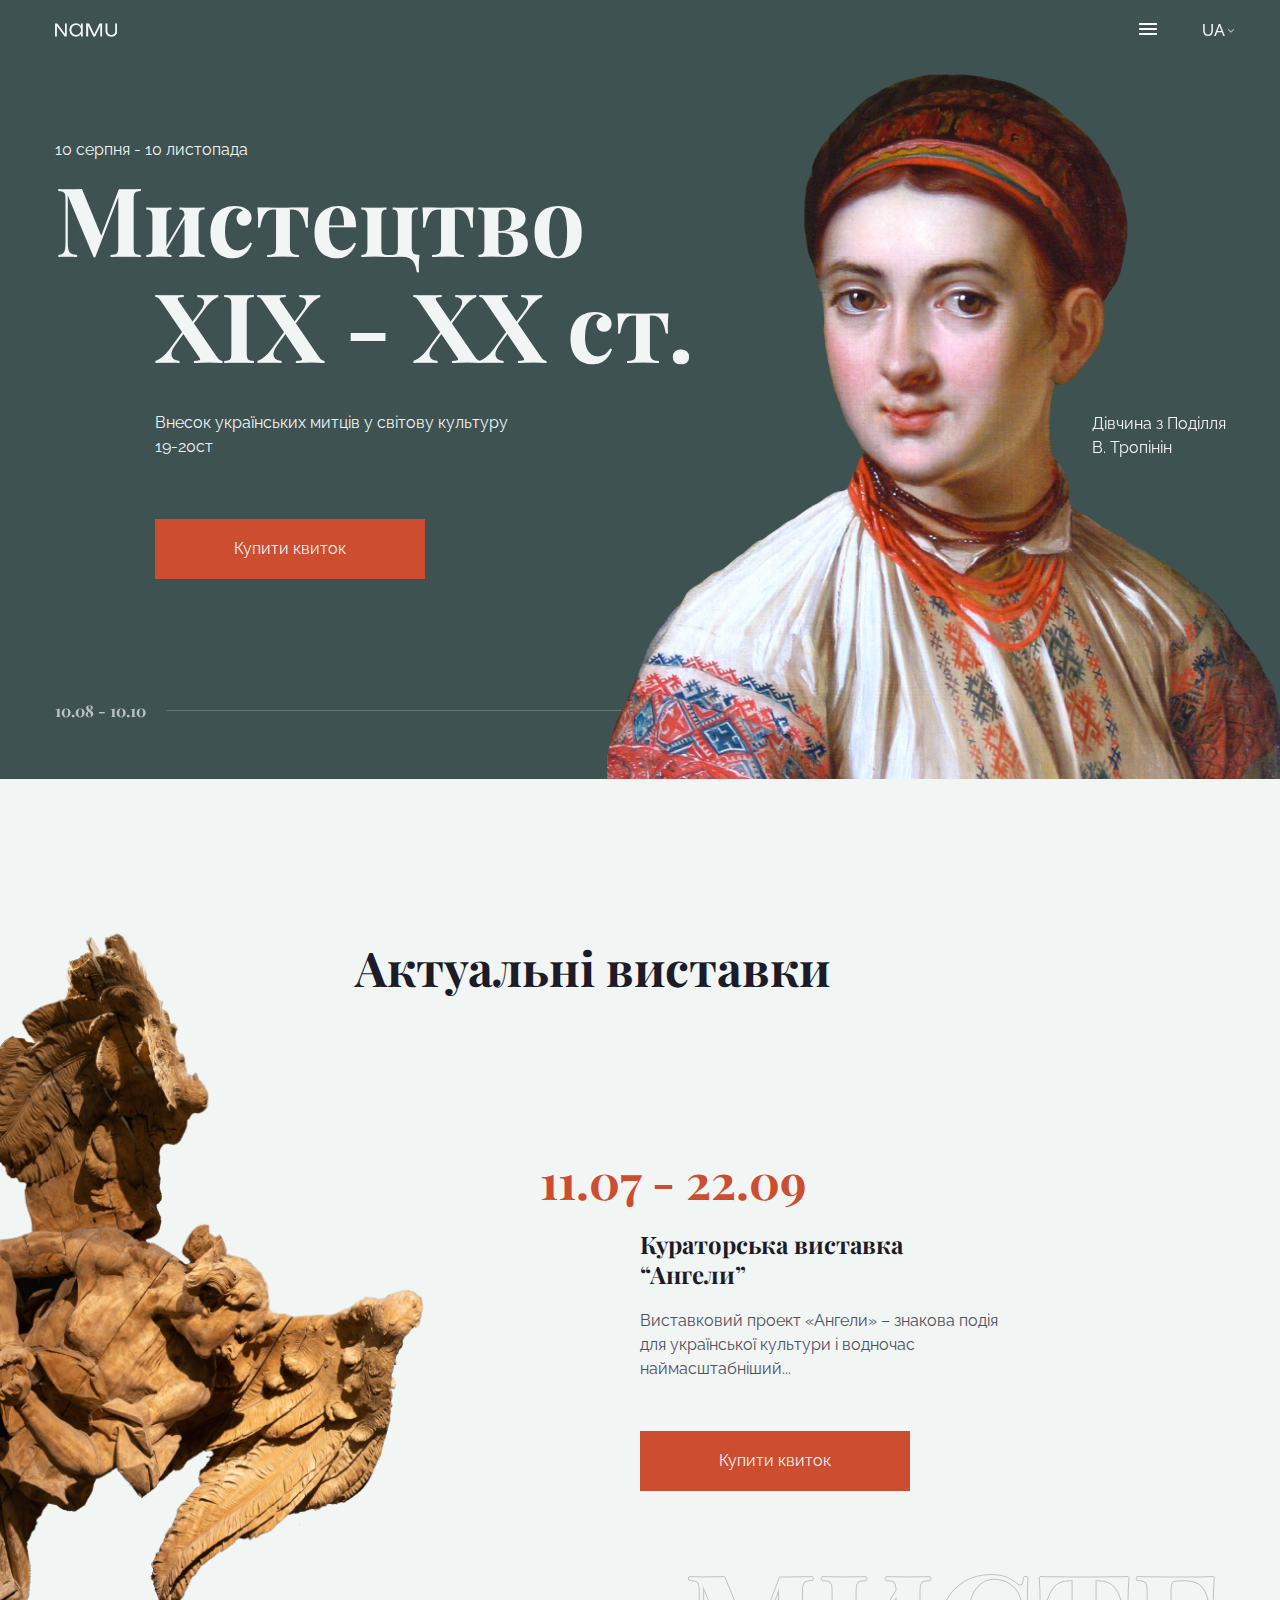
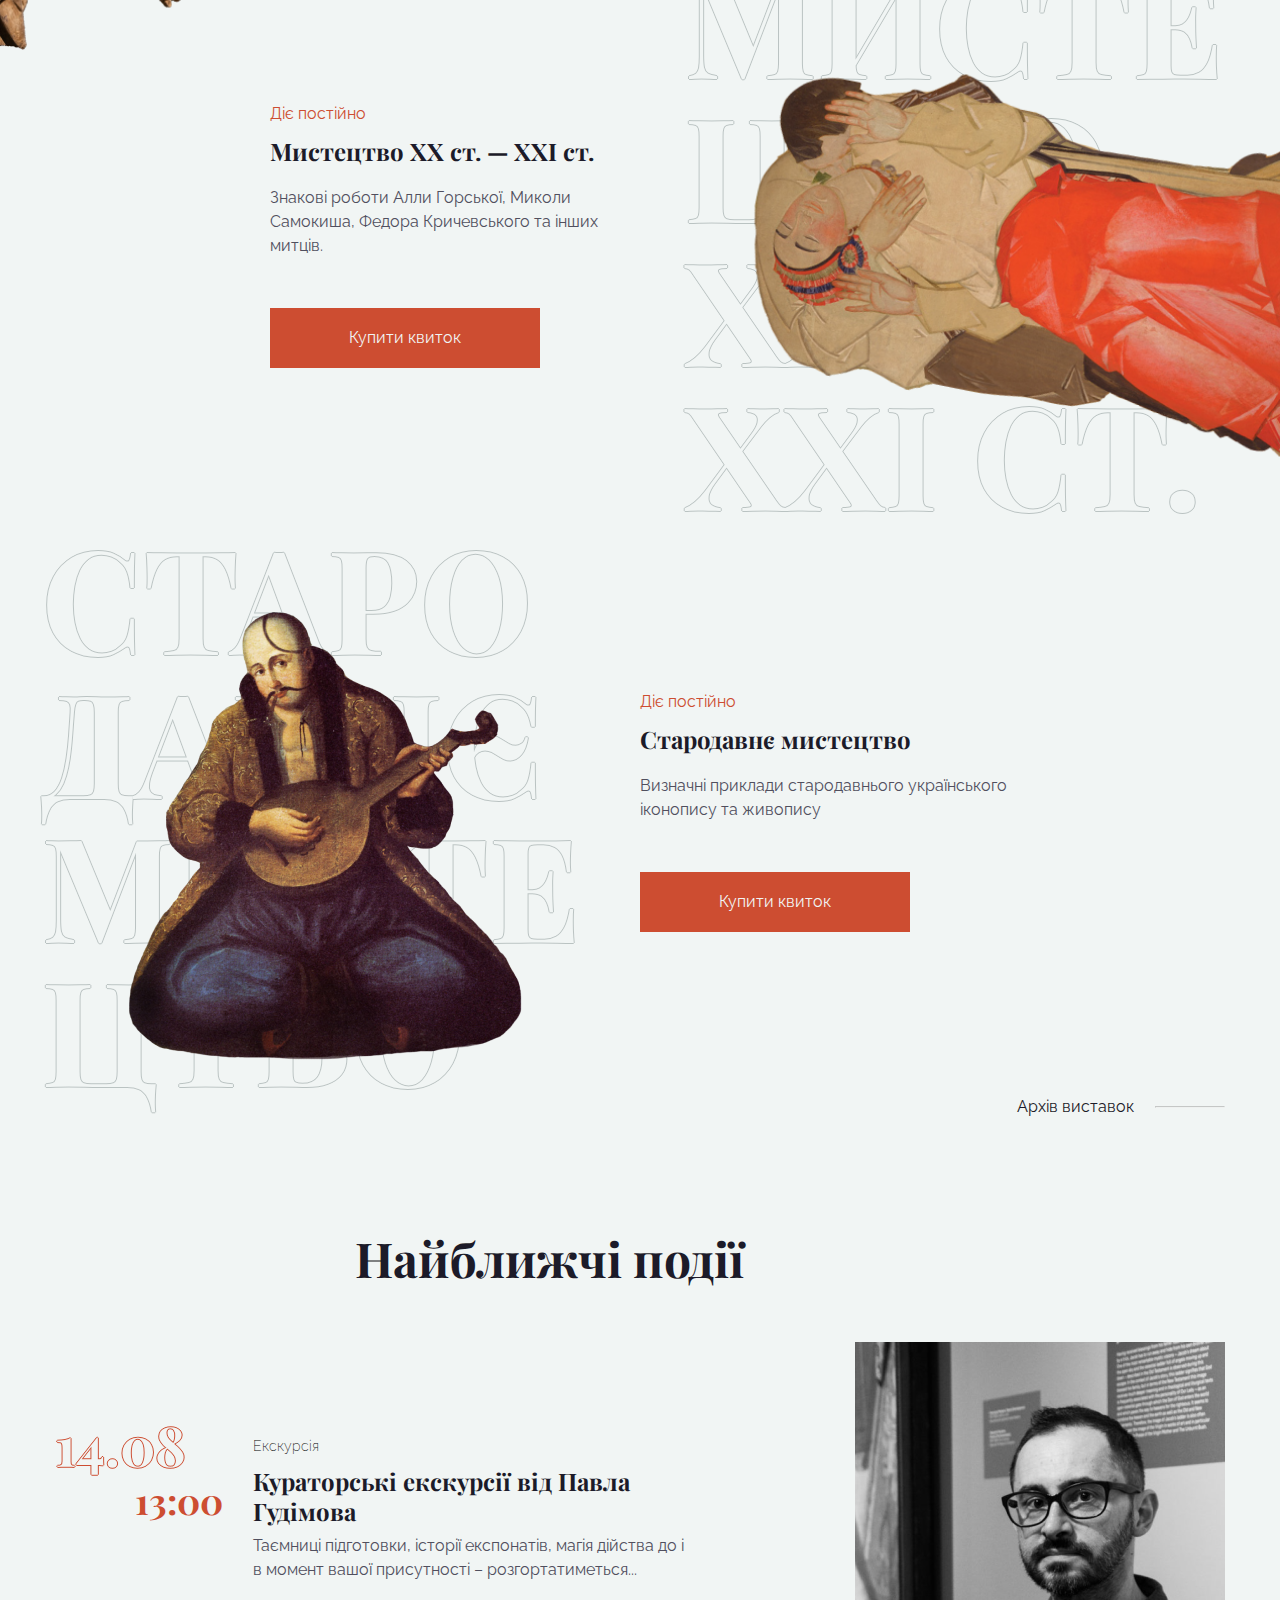
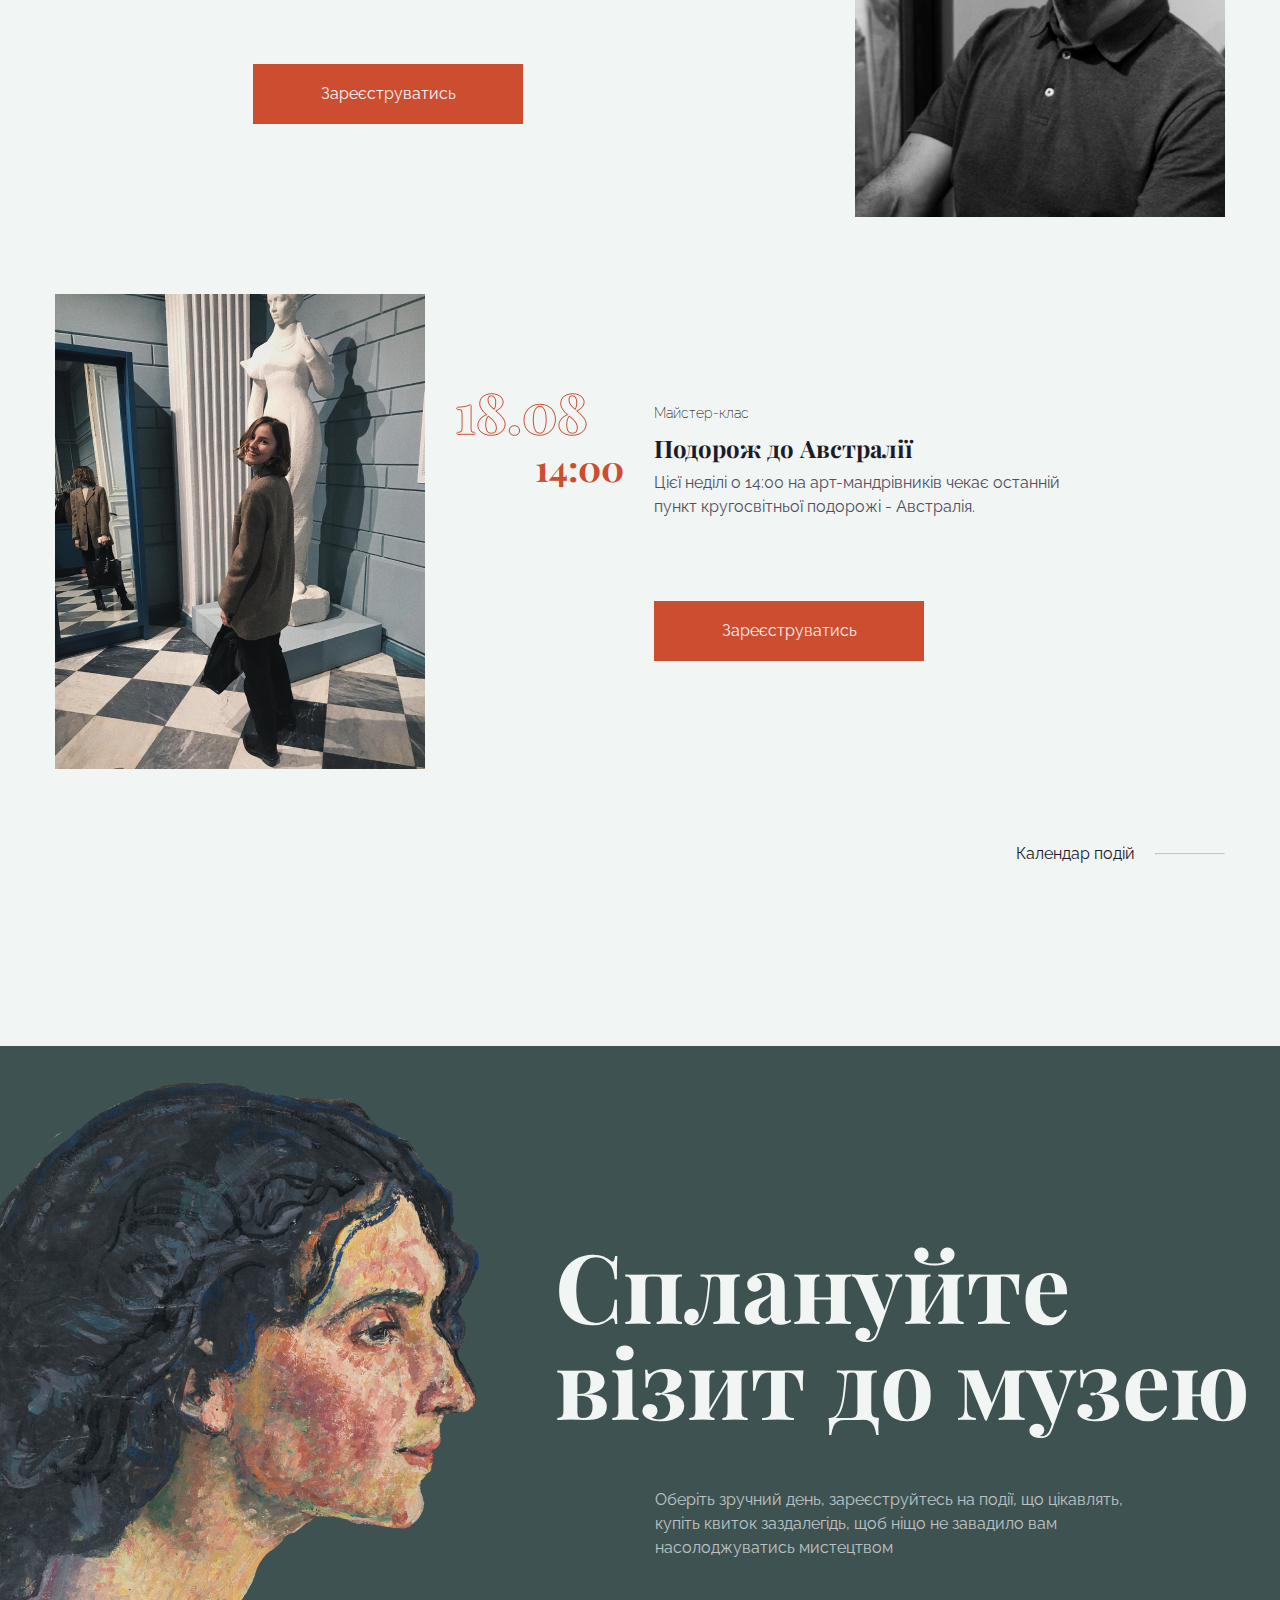
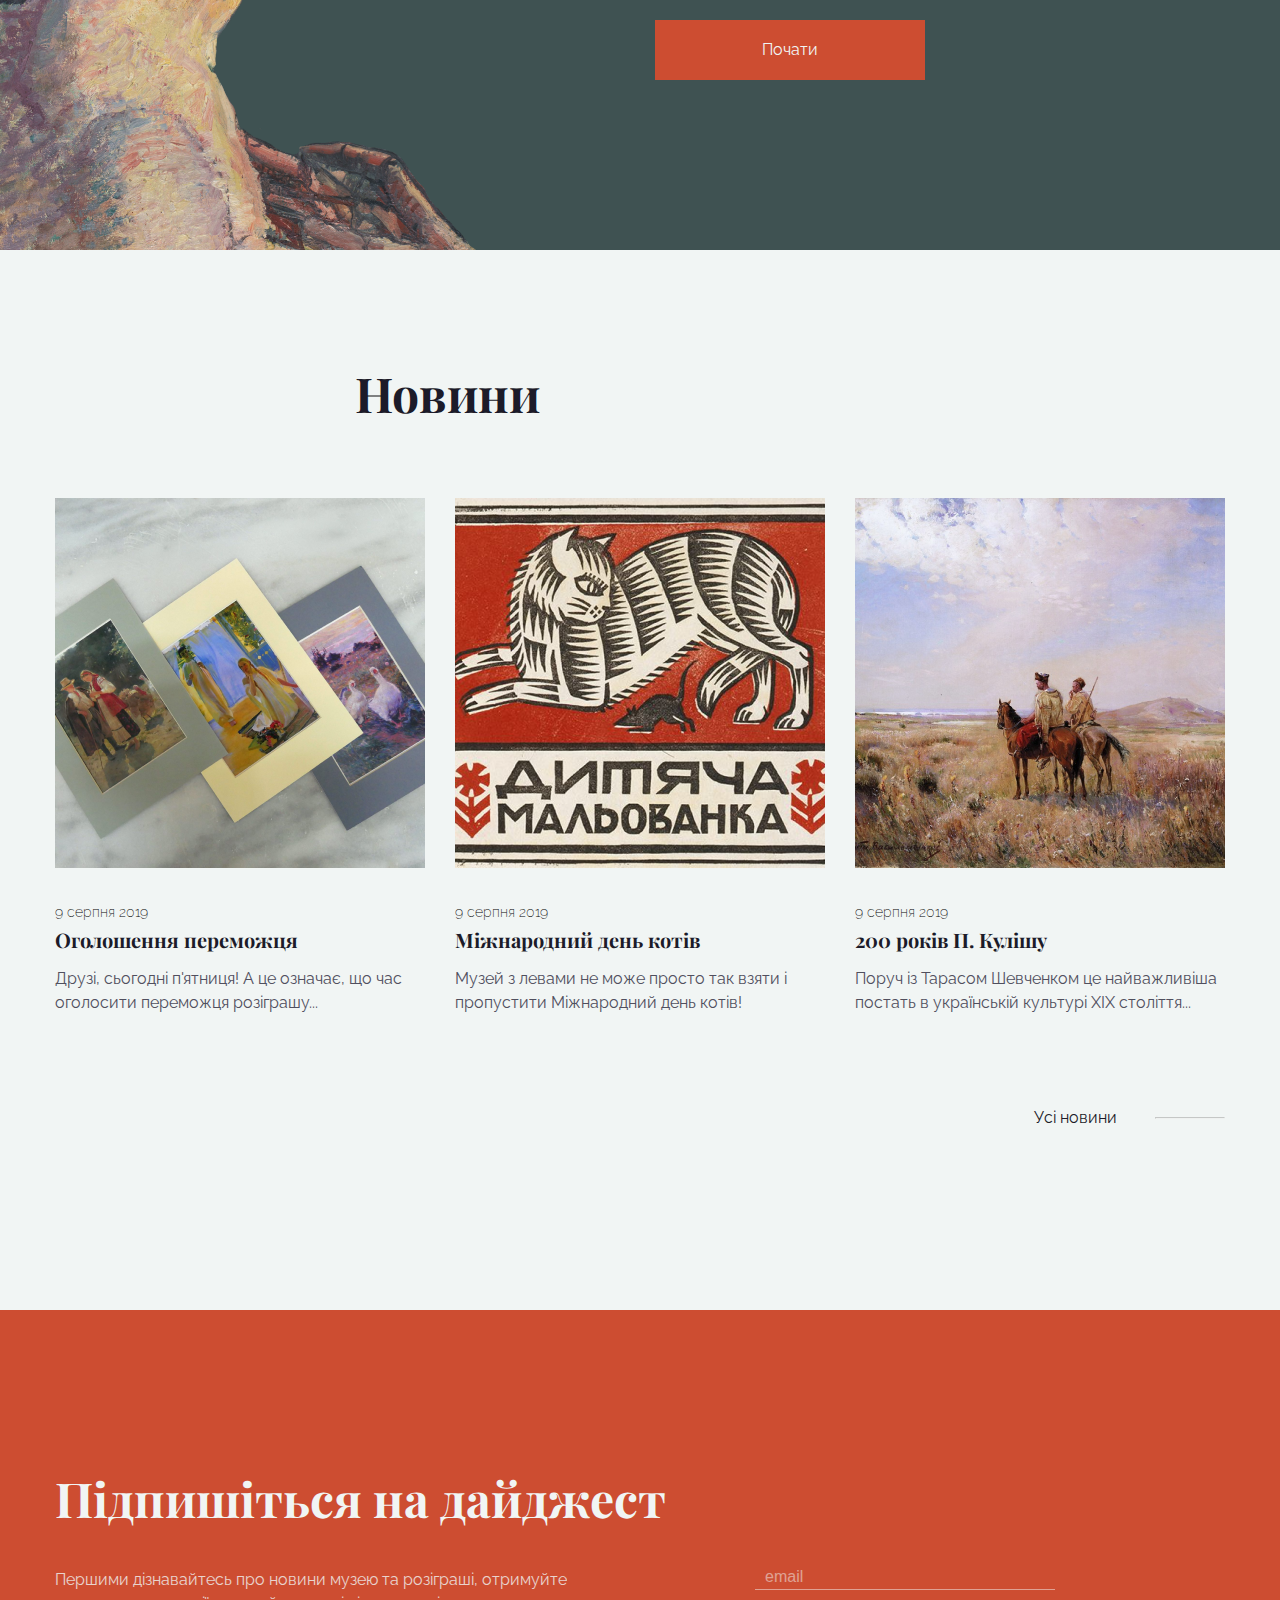
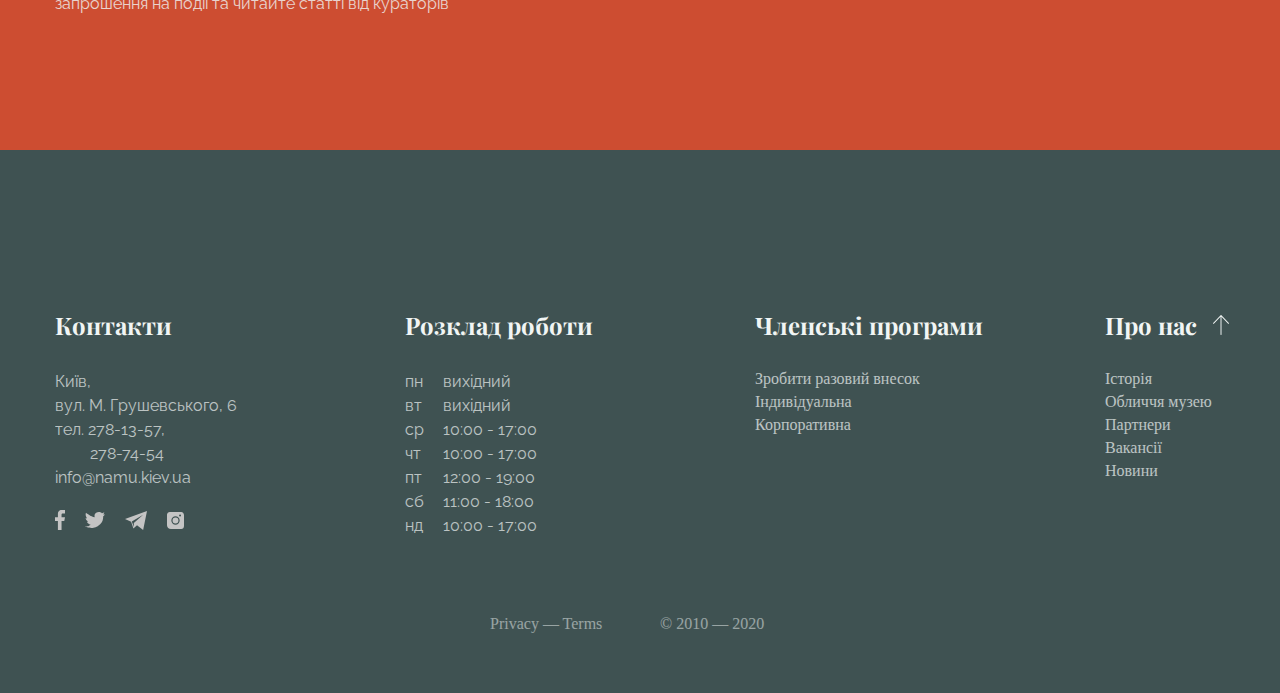
<file: index.html>
<!DOCTYPE html><html lang="en"><head><meta charset="UTF-8"><meta name="viewport" content="width=device-width, initial-scale=1.0"><title>NAMU</title><link href="https://fonts.googleapis.com/css2?family=Playfair+Display:wght@400;500;700&display=swap" rel="stylesheet"><link href="https://fonts.googleapis.com/css2?family=Raleway:wght@200;400;500;700&display=swap" rel="stylesheet"><link rel="stylesheet" href="home.3c33731a.css"></head><body> <header class="header"> <div class="wrapper"> <div class="header__container"> <div class="header__icons"> <a href="#" class="header__logo"></a> <span class="header__languages">Ua</span> </div> <div class="header__promo"> <input type="checkbox" id="checkbox" name="checkbox" class="header__checkbox"> <label for="checkbox" class="header__checkbox-label"></label> <div class="hiddden-block header__hidden-block"> <div class="hidden-block__content"> <div class="hidden-block__info"> <p class="hidden-block__schedule"> <span class="hidden-block__schedule--light">Розклад сьогодні:</span> 12:00 - 19:00 </p> <p class="hidden-block__adress"> <span class="hidden-block__adress--light">Адреса:</span> Київ, вул. М. Грушевського, 6 </p> </div> <div class="hidden-block__links"> <a href="#visit" class="hidden-block__link-1">Спланувати візит</a> <a href="#expositions" class="hidden-block__link-2">Виставки та події</a> <a href="#news" class="hidden-block__link-3">Колекція</a> </div> <hr class="hidden-block__line"> <div class="hidden-block__buttons"> <a href="#events" class="button button--orange button--hidden hidden-block__button">Купити квиток</a> <a href="#subscribe" class="button button--green button--hidden hidden-block__button">Стати членом</a> </div> </div> <div class="hidden-block__img-holder"></div> </div> <div class="header__main-content"> <div class="header__text-content"> <p class="header__dates">10 серпня - 10 листопада</p> <h1 class="header__title">Мистецтво<span class="header__title-wrap">ХІХ - ХХ ст.</span></h1> <p class="header__description">Внесок українських митців у світову культуру 19-20ст</p> <a href="#events" class="button button--orange header__button">Купити квиток</a> </div> <div class="header__img-holder" title="Дівчина з Поділля"> <p class="header__img-title"> Дівчина з Поділля <br> В. Тропінін </p> </div> <div class="header__bottom-info"> <time class="header__bottom-dates">10.08 - 10.10</time> </div> </div> </div> </div> </div> </header> <main class="main"> <section id="expositions" class="main__actual-expositions"> <h2 class="page-title main__actual-title">Актуальні виставки</h2> <div class="exposition main__exposition main__exposition--1"> <div class="exposition__img-holder exposition__img-holder--first"> <img srcset="exposition-1-768.3e79146b.png 768w,exposition-1-1000.549e0b87.png 1024w" src="exposition-1-768.3e79146b.png" alt="angel-sculpture" class="exposition__picture exposition__picture--first"> </div> <div class="exposition__text-content exposition__text-content--first"> <time datetime="11.07" class="dates main__exposition-dates"> 11.07 - 22.09 </time> <h3 class="exposition__title exposition__title--first">Кураторська виставка “Ангели”</h3> <p class="exposition__description"> Виставковий проект «Ангели» – знакова подія для української культури і водночас наймасштабніший... </p> <a href="#visit" class="button exposition__button button--orange">Купити квиток</a> </div> </div> <div class="exposition main__exposition main__exposition--2"> <div class="exposition__img-holder exposition__img-holder--second"> <img srcset="exposition-2-768.55b3065a.png 768w,exposition-2-1000.baae76aa.png 1024w" src="exposition-2-768.55b3065a.png" alt="lovers-picture" class="exposition__picture exposition__picture--second"> <p class="exposition__text-decor exposition__text-decor--1"> Мисте <br> цтво <br> ХХ ст.- <br> ХХI ст. </p> </div> <div class="exposition__text-content exposition__text-content--second"> <p class="exposition__info">Діє постійно</p> <h3 class="exposition__title exposition__title--second">Мистецтво ХХ&nbsp;ст. — XXI ст.</h3> <p class="exposition__description exposition__description--second"> Знакові роботи Алли Горської, Миколи Самокиша, Федора Кричевського та інших митців. </p> <a href="#visit" class="button exposition__button button--orange">Купити квиток</a> </div> </div> <div class="exposition main__exposition main__exposition--3"> <div class="exposition__img-holder exposition__img-holder--third"> <img srcset="exposition-3-768.5fb4e795.png 768w,exposition-3-1000.4c4f9ffe.png 1024w" src="exposition-3-768.5fb4e795.png" alt="musician-picture" class="exposition__picture exposition__picture--third"> <p class="exposition__text-decor exposition__text-decor--2"> Старо <br> давнє <br> мисте <br> цтво </p> </div> <div class="exposition__text-content exposition__text-content--third"> <p class="exposition__info">Діє постійно</p> <h3 class="exposition__title">Стародавнє мистецтво</h3> <p class="exposition__description"> Визначні приклади стародавнього українського іконопису та живопису </p> <a href="#visit" class="button exposition__button button--orange">Купити квиток</a> </div> </div> <div class="underlined-info main__underlined-info--first"> <a href="#news" class="underlined-info__link">Архів виставок</a> <hr class="underlined-info__line"> </div> </section> <section id="events" class="main__events"> <h2 class="page-title main__events-title">Найближчі події</h2> <div class="main__events-container"> <div class="event event--first main__event"> <div class="event__text-content"> <div class="event__time"> <time class="event__time--first">14.08</time> <time class="event__time--second">13:00</time> </div> <div class="event__main-content"> <div class="event__info"> <time class="event__date">14 серпня, 13:00</time> <p class="event__name">Екскурсія</p> </div> <h2 class="event__title">Кураторські екскурсії від Павла Гудімова</h2> <p class="event__description"> Таємниці підготовки, історії експонатів, магія дійства до і в момент вашої присутності – розгортатиметься... </p> <a href="#subscribe" class="button button--orange event__button">Зареєструватись</a> </div> </div> <div class="event__img-holder"> <img src="event-1.75675e88.png" alt="Pavlo Gidumov" class="event__img"> </div> </div> <div class="event event--second main__event"> <div class="event__img-holder event__img-holder--second"> <img src="event-2.e0df9862.png" alt="guide" class="event__img"> </div> <div class="event__text-content event__text-content--second"> <div class="event__time"> <time class="event__time--first">18.08</time> <time class="event__time--second">14:00</time> </div> <div class="event__main-content"> <div class="event__info"> <time class="event__date">18 серпня, 14:00</time> <p class="event__name">Майстер-клас</p> </div> <h2 class="event__title">Подорож до Австралії</h2> <p class="event__description"> Цієї неділі о 14:00 на арт-мандрівників чекає останній пункт кругосвітньої подорожі - Австралія. </p> <a href="#subscribe" class="button button--orange event__button">Зареєструватись</a> </div> </div> </div> </div> <div class="underlined-info main__underlined-info--second"> <a href="#expositions" class="underlined-info__link">Календар подій</a> <hr class="underlined-info__line"> </div> </section> <section id="visit" class="main__visits"> <div class="visit"> <div class="visit__content"> <h2 class="visit__title">Сплануйте візит до музею</h2> <p class="visit__description"> Оберіть зручний день, зареєструйтесь на події, що цікавлять, купіть квиток заздалегідь, щоб ніщо не завадило вам насолоджуватись мистецтвом </p> <a href="#subscribe" class="button button--orange visit__button">Почати</a> <div class="visit__img-holder"> <img src="visit.ac04c58d.png" alt="man picture" class="visit__img"> </div> </div> </div> </section> <section id="news" class="main__news"> <h2 class="page-title main__news-title">Новини</h2> <div class="news news__container"> <div class="news__item"> <img src="news-1.9cadf956.png" alt="news-photo" class="news__item-img"> <time class="news__item-date">9 серпня 2019</time> <h2 class="news__item-title">Оголошення переможця</h2> <p class="news__item-description"> Друзі, сьогодні п'ятниця! А це означає, що час оголосити переможця розіграшу... </p> </div> <div class="news__item news__item--second"> <img src="news-2.f6eb4ff4.png" alt="news-photo" class="news__item-img"> <time class="news__item-date">9 серпня 2019</time> <h2 class="news__item-title">Міжнародний день котів</h2> <p class="news__item-description"> Музей з левами не може просто так взяти і пропустити Міжнародний день котів! </p> </div> <div class="news__item news__item--third"> <img src="news-3.19c3cd94.png" alt="news-photo" class="news__item-img"> <time class="news__item-date">9 серпня 2019</time> <h2 class="news__item-title">200 років П. Кулішу</h2> <p class="news__item-description"> Поруч із Тарасом Шевченком це найважливіша постать в українській культурі ХІХ століття... </p> </div> </div> <div class="circles main__news-circles"> <div class="circles__circle circles__circle--active"></div> <div class="circles__circle"></div> <div class="circles__circle"></div> </div> <div class="underlined-info main__underlined-info--third"> <a href="#events" class="underlined-info__link">Усі новини</a> <hr class="underlined-info__line"> </div> </section> <section id="subscribe" class="main__subscribe"> <div class="subscribe"> <h2 class="page-title main__subscribe-title subscribe__title">Підпишіться на дайджест</h2> <div class="subscribe__container"> <p class="subscribe__description"> Першими дізнавайтесь про новини музею та розіграші, отримуйте запрошення на події та читайте статті від кураторів </p> <input type="email" name="email" placeholder="email" class="subscribe__input"> </div> </div> </section> </main> <footer class="footer"> <div class="footer__container"> <div class="footer__contacts"> <h2 class="footer__title">Контакти</h2> <a href="#" class="footer__arrow-link"> <svg width="17" height="20" fill="none" xmlns="http://www.w3.org/2000/svg" class="footer__arrow"><path fill-rule="evenodd" clip-rule="evenodd" d="M.145 7.94a.513.513 0 000 .707.471.471 0 00.683 0l6.7-6.94v17.81a.483.483 0 10.965 0V1.722l6.686 6.924a.471.471 0 00.683 0 .513.513 0 000-.707L8.427.24a.483.483 0 00-.802-.046L.145 7.939z" fill="#F1F5F4"/></svg> </a> <p class="footer__contacts-description footer__description"> Київ, <br> вул. М. Грушевського, 6 <br> тел. 278-13-57, <br> <span class="footer__contacts-phone">278-74-54</span> <br> info@namu.kiev.ua </p> <div class="footer__contacts-icons"> <svg width="10" height="20" fill="none" xmlns="http://www.w3.org/2000/svg" class="footer__contacts-icon"><path d="M2.91 10.943V20h3.635v-9.057h2.728L10 7.17H6.545V4.528c0-.566.546-1.132 1.091-1.132H10V0H5.818C4.91 0 2.91 1.32 2.91 3.396V7.17H0v3.773h2.91z" fill="#C4C4C4"/></svg> <svg width="20" height="16" fill="none" xmlns="http://www.w3.org/2000/svg" class="footer__contacts-icon"><path d="M3.79 13.967c-.843.488-2.878.474-3.79.406C.421 14.78 3.579 16 6.526 16c2.948 0 5.053-.407 8.632-3.66 2.863-2.601 3.158-6.369 2.947-7.928L20 2.38h-1.684L19.368.347c-.771.474-2.357 1.3-2.526.813-.21-.61-3.158-2.033-5.684-.407-2.021 1.301-1.684 3.05-1.474 4.473C5.894 4.819 1.053.753 1.053.753c-1.176 2.108.41 4.66 1.046 5.682l.006.01L.632 6.04c0 1.789 1.684 3.05 2.526 3.659H1.895c.673 1.789 2.807 2.778 3.79 3.05-.281.202-1.053.731-1.896 1.219z" fill="#C4C4C4"/></svg> <svg width="22" height="20" fill="none" xmlns="http://www.w3.org/2000/svg" class="footer__contacts-icon"><path fill-rule="evenodd" clip-rule="evenodd" d="M8.392 18.412l3.629-3.175L18.144 20 22 .948 0 9.113l6.124 2.722 2.268 6.577zm.453-1.814v-3.63l9.3-8.164-11.34 6.577 2.04 5.67v-.453z" fill="#C4C4C4"/></svg> <svg width="17" height="17" fill="none" xmlns="http://www.w3.org/2000/svg" class="footer__contacts-icon"><path fill-rule="evenodd" clip-rule="evenodd" d="M0 13.244V2.57C0 1.384 1.384 0 2.767 0h11.466C15.814 0 17 1.581 17 3.36v10.675A3.07 3.07 0 0113.837 17H3.953C1.78 17 0 15.419 0 13.244zm8.5-7.702a2.958 2.958 0 100 5.916 2.958 2.958 0 000-5.916zM4.342 8.5a4.158 4.158 0 118.316 0 4.158 4.158 0 01-8.316 0zm8.705-3.954a.988.988 0 100-1.976.988.988 0 000 1.976z" fill="#C4C4C4"/></svg> </div> </div> <div class="footer__schedule"> <h2 class="footer__title">Розклад роботи</h2> <div class="footer__schedule-description footer__description"> <p class="footer__schedule-days"> пн <br> вт <br> ср <br> чт <br> пт <br> сб <br> нд </p> <p class="footer__schedule-time"> вихідний <br> вихідний <br> 10:00 - 17:00 <br> 10:00 - 17:00 <br> 12:00 - 19:00 <br> 11:00 - 18:00 <br> 10:00 - 17:00 </p> </div> </div> <div class="footer__about-us"> <h2 class="footer__title">Про нас</h2> <nav class="nav footer__about-us-nav"> <ul class="nav__list"> <li class="nav__item"> <a href="#visit" class="nav__link">Історія</a> </li> <li class="nav__item"> <a href="#expositions" class="nav__link">Обличчя музею</a> </li> <li class="nav__item"> <a href="#events" class="nav__link">Партнери</a> </li> <li class="nav__item"> <a href="#subscribe" class="nav__link">Вакансії</a> </li> <li class="nav__item"> <a href="#news" class="nav__link">Новини</a> </li> </ul> </nav> </div> <div class="footer__programs"> <h2 class="footer__title">Членські програми</h2> <nav class="nav footer__programs-nav"> <ul class="nav__list"> <li class="nav__item"> <a href="#visit" class="nav__link">Зробити разовий внесок</a> </li> <li class="nav__item"> <a href="#events" class="nav__link">Індивідуальна</a> </li> <li class="nav__item"> <a href="#expositions" class="nav__link">Корпоративна</a> </li> </ul> </nav> </div> </div> <div class="footer__bottom-info"> <p class="footer__privacy">Privacy — Terms</p> <p class="footer__rights">© 2010 — 2020</p> </div> </footer> </body></html>
</file>
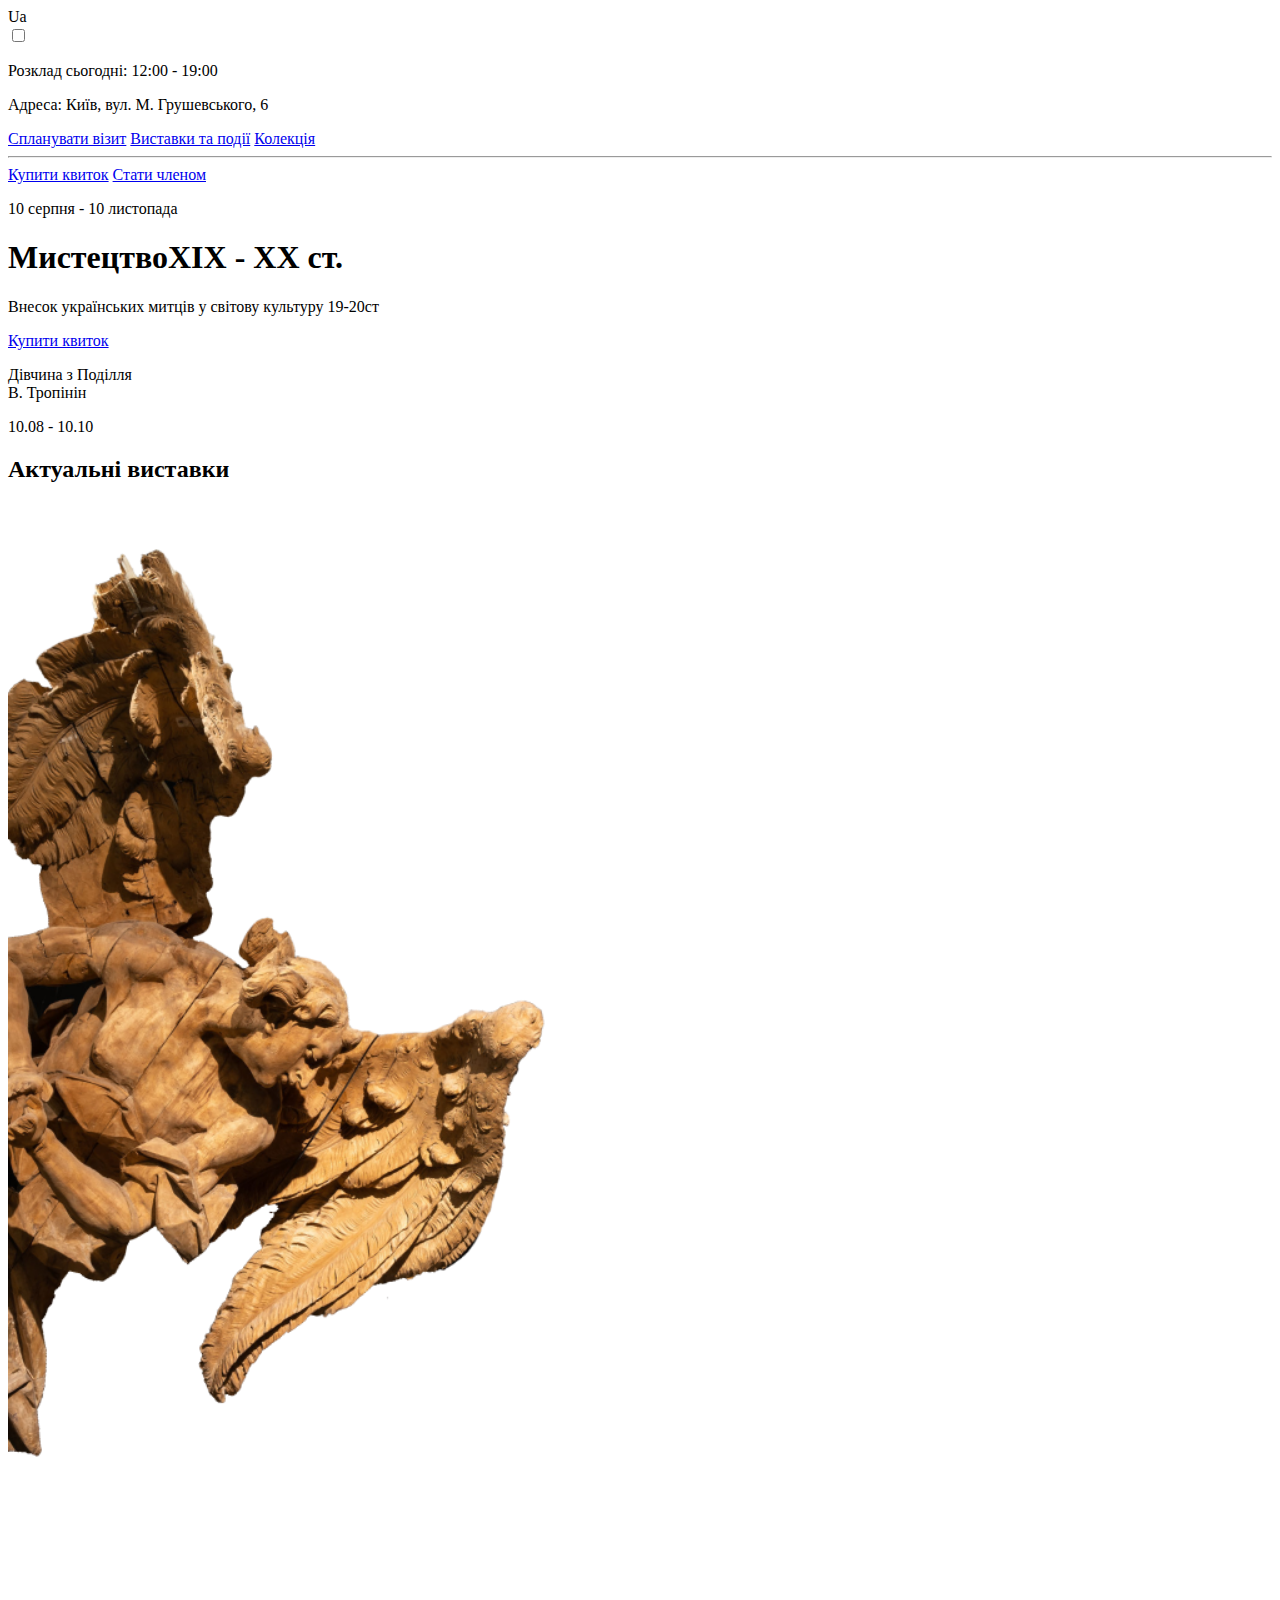
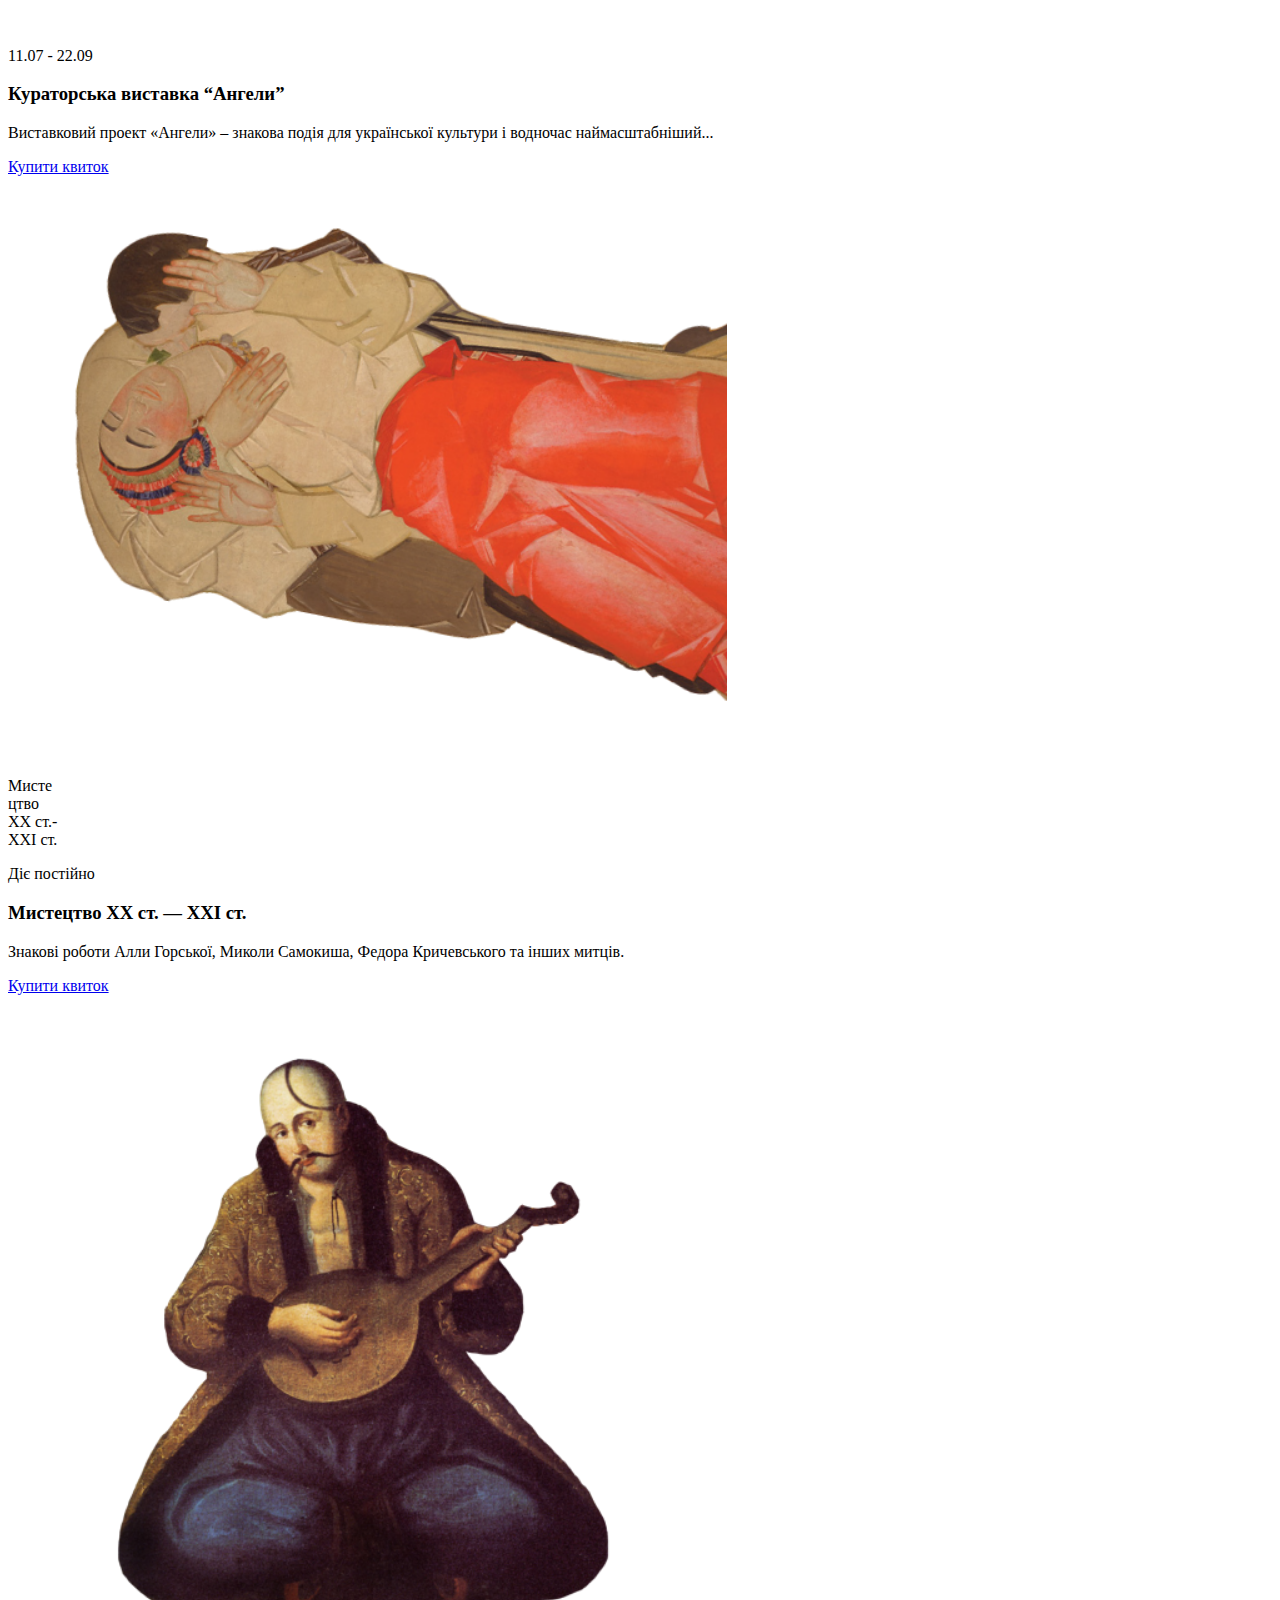
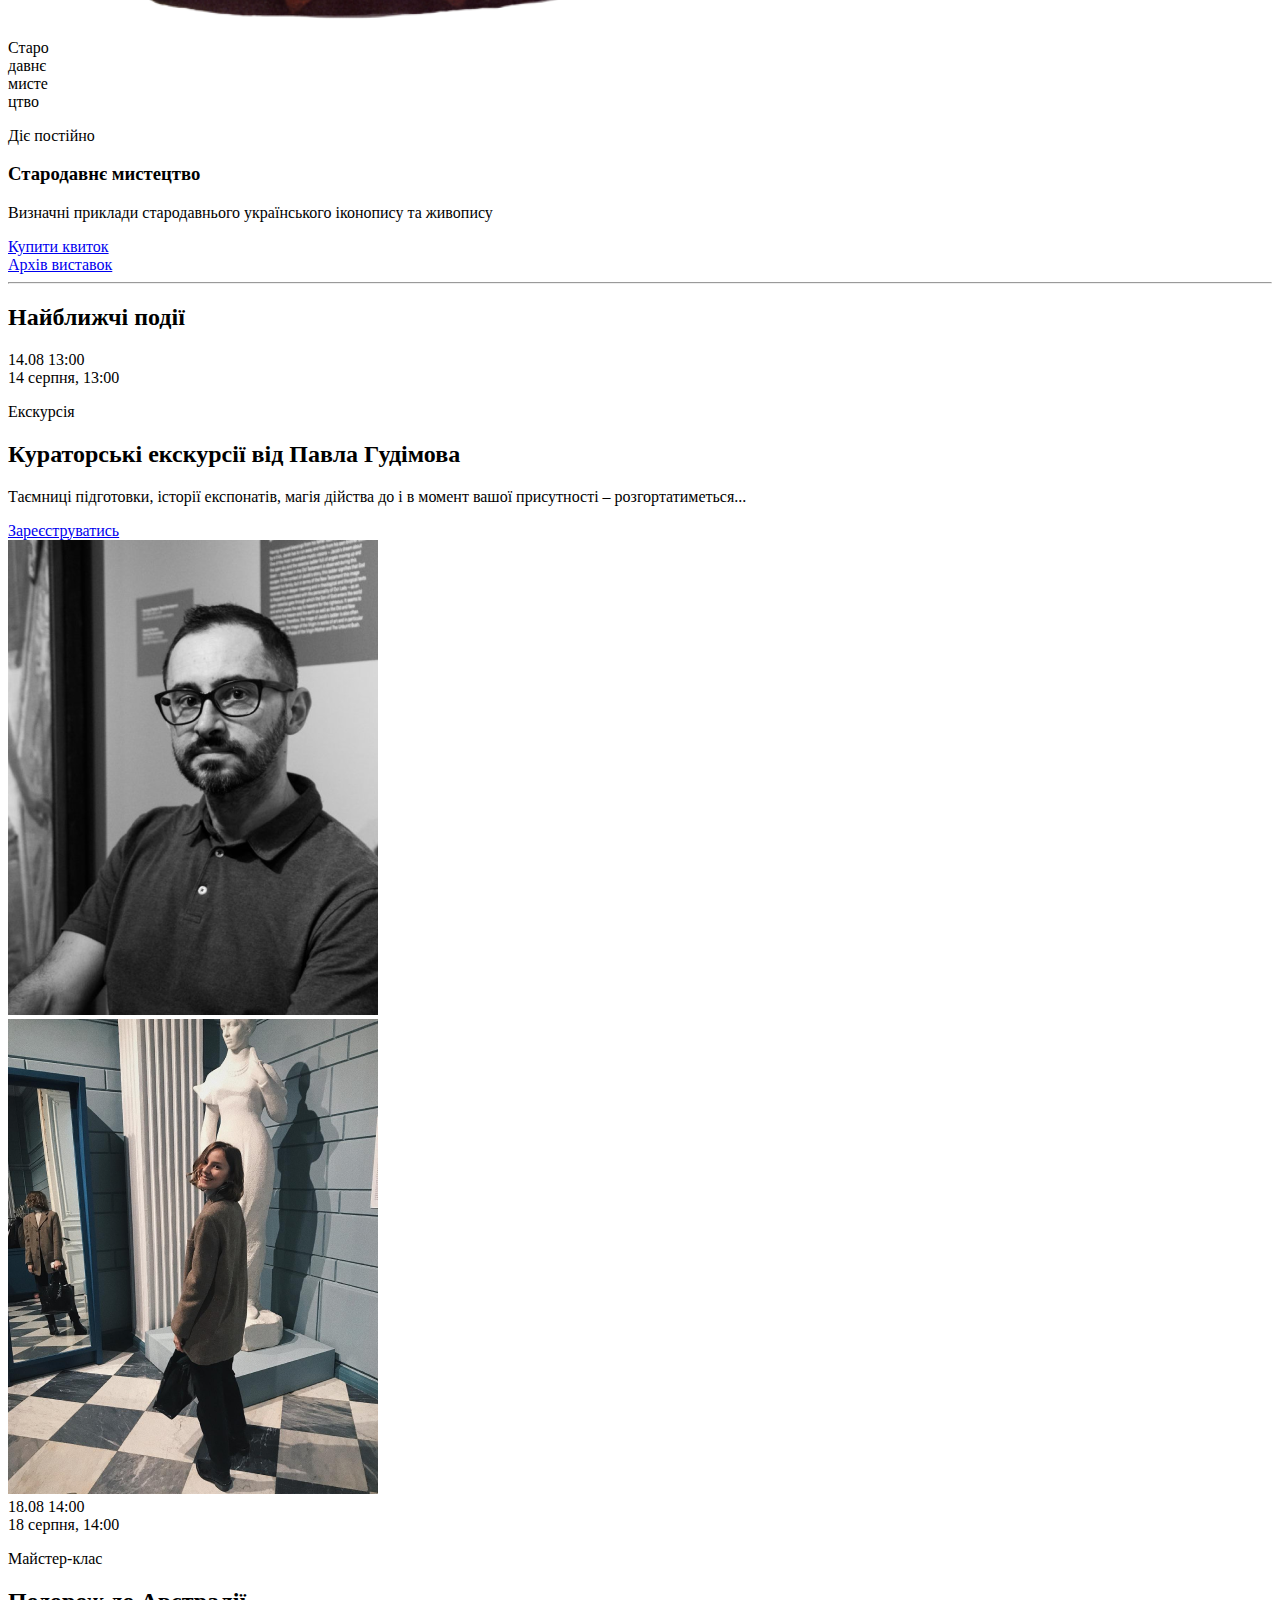
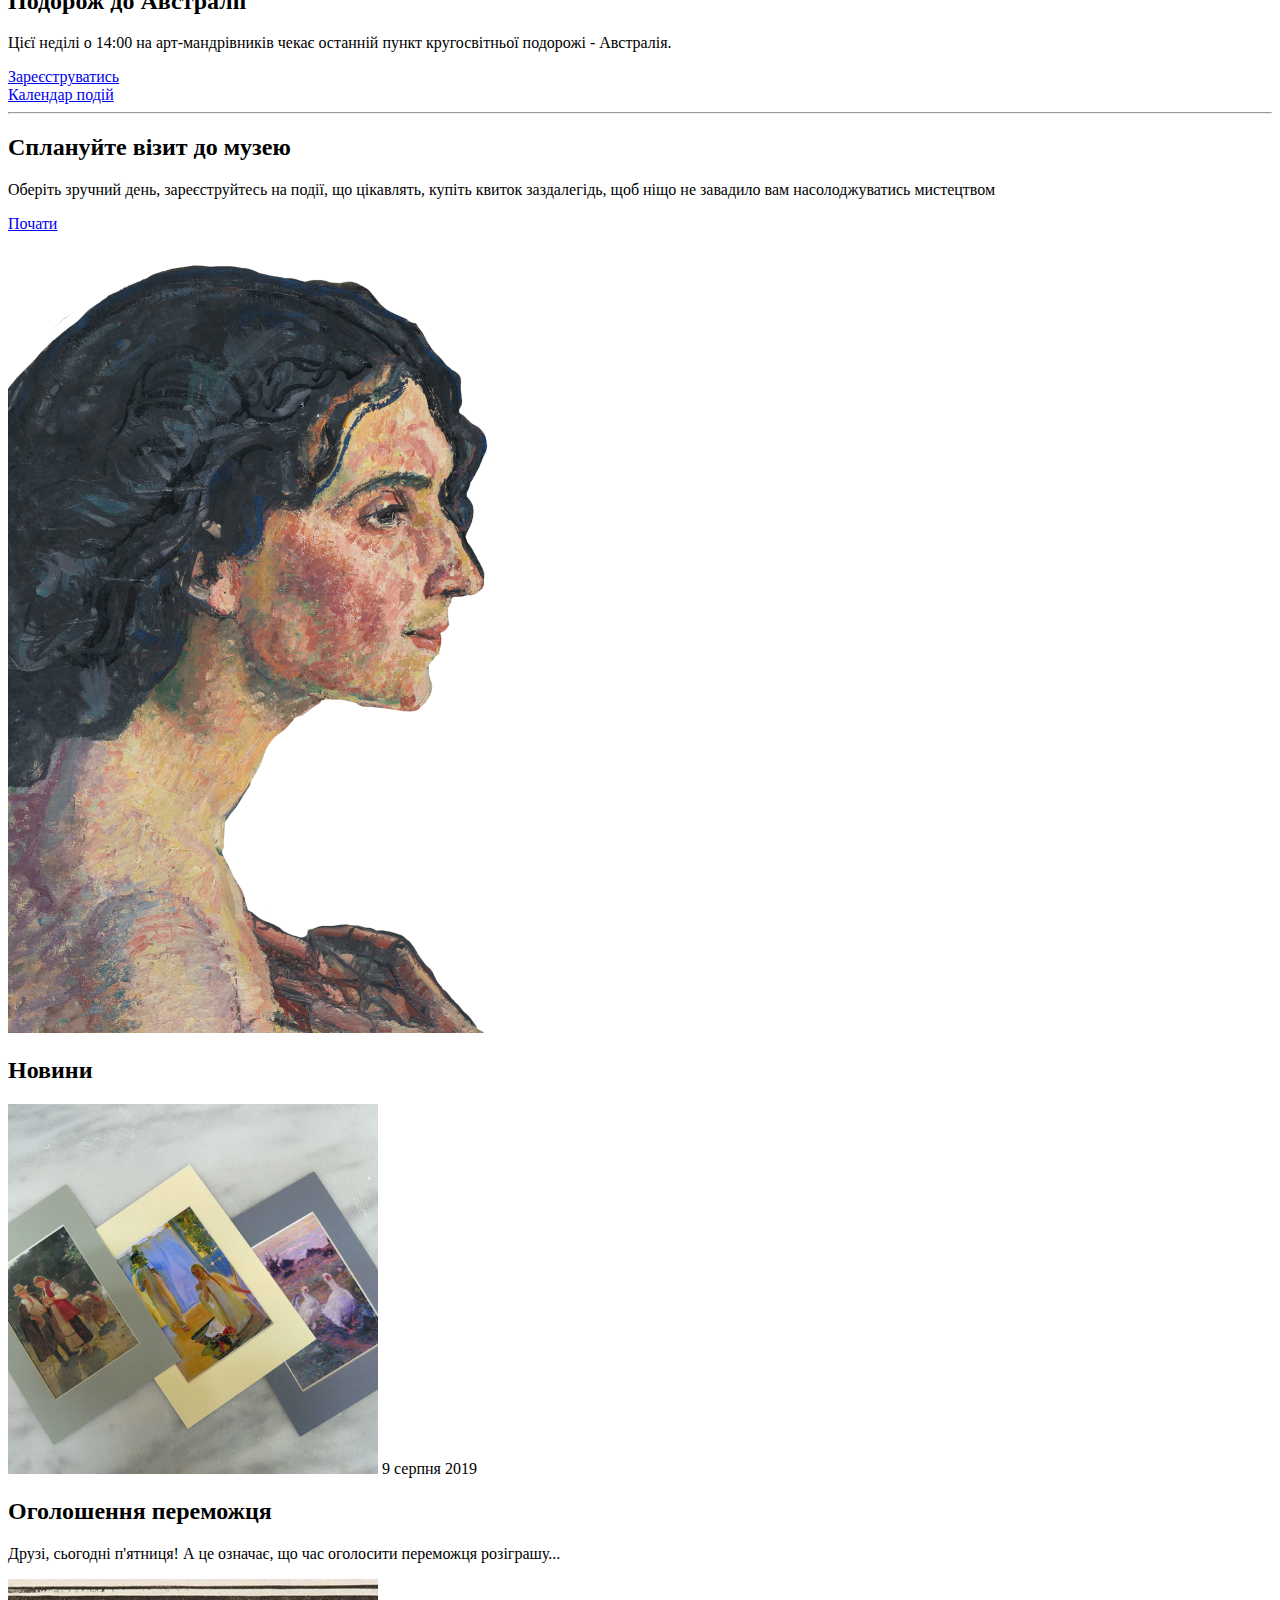
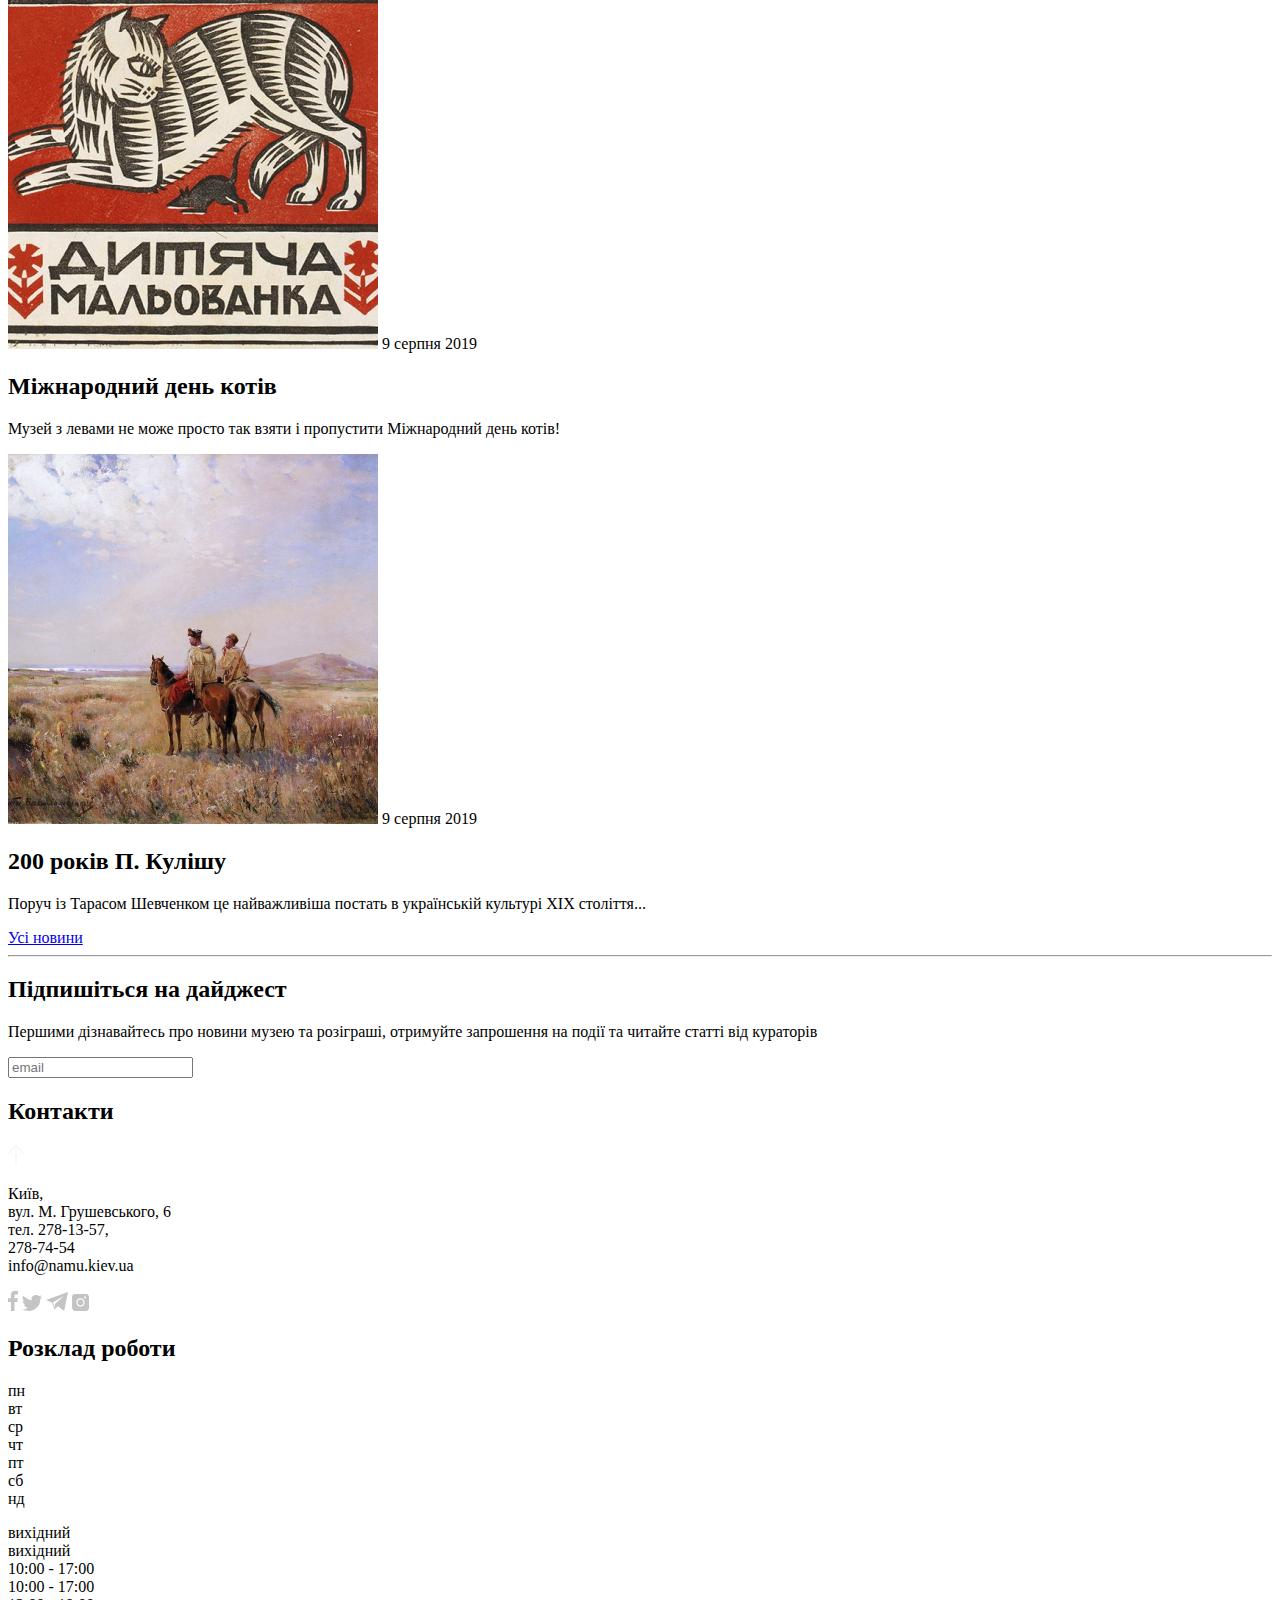
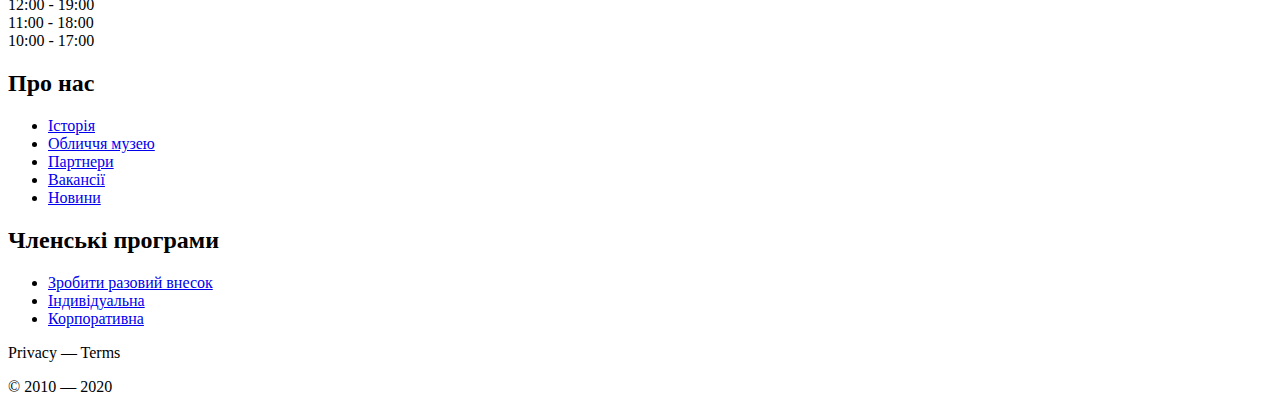
<file: src/index.html>
<!DOCTYPE html>
<html lang="en">
  <head>
    <meta charset="UTF-8">
    <meta name="viewport" content="width=device-width, initial-scale=1.0">
    <title>NAMU</title>
    <link
      href="https://fonts.googleapis.com/css2?family=Playfair+Display:wght@400;500;700&display=swap"
      rel="stylesheet"
    >
    <link
      href="https://fonts.googleapis.com/css2?family=Raleway:wght@200;400;500;700&display=swap"
      rel="stylesheet"
    >
    <link rel="stylesheet" href="./styles/home.scss">
  </head>
  <body>
    <header class="header">
      <div class="wrapper">
        <div class="header__container">
          <div class="header__icons">
            <a href="#" class="header__logo"></a>

            <span class="header__languages">Ua</span>
          </div>

          <div class="header__promo">
            <input
              type="checkbox"
              id="checkbox"
              name="checkbox"
              class="header__checkbox"
            >
            <label for="checkbox" class="header__checkbox-label"></label>

            <div class="hiddden-block header__hidden-block">
              <div class="hidden-block__content">
                <div class="hidden-block__info">
                  <p class="hidden-block__schedule">
                    <span class="hidden-block__schedule--light">Розклад сьогодні:</span>
                      12:00 - 19:00
                  </p>

                  <p class="hidden-block__adress">
                    <span class="hidden-block__adress--light">Адреса:</span>
                    Київ, вул. М. Грушевського, 6
                  </p>
                </div>

                <div class="hidden-block__links">
                  <a href="#visit" class="hidden-block__link-1">Спланувати візит</a>

                  <a href="#expositions" class="hidden-block__link-2">Виставки та події</a>

                  <a href="#news" class="hidden-block__link-3">Колекція</a>
                </div>

                <hr class="hidden-block__line">

                <div class="hidden-block__buttons">
                  <a href="#events" class="button button--orange button--hidden hidden-block__button">Купити квиток</a>

                  <a href="#subscribe" class="button button--green button--hidden hidden-block__button">Стати членом</a>
                </div>
              </div>

              <div class="hidden-block__img-holder"></div>
            </div>

            <div class="header__main-content">
              <div class="header__text-content">
                <p class="header__dates">10 серпня - 10 листопада</p>

                <h1 class="header__title">Мистецтво<span class="header__title-wrap">ХІХ - ХХ ст.</span></h1>

                <p class="header__description">Внесок українських митців у світову культуру 19-20ст</p>

                <a href="#events" class="button button--orange header__button">Купити квиток</a>
              </div>

              <div class="header__img-holder" title="Дівчина з Поділля">
                <p class="header__img-title">
                  Дівчина з Поділля
                  <br>
                  В. Тропінін
                </p>
              </div>

              <div class="header__bottom-info">
                <time class="header__bottom-dates">10.08 - 10.10</time>
              </div>
            </div>
          </div>
        </div>
      </div>
    </header>

    <main class="main">
      <section id="expositions" class="main__actual-expositions">
        <h2 class="page-title main__actual-title">Актуальні виставки</h2>

        <div class="exposition main__exposition main__exposition--1">
          <div class="exposition__img-holder exposition__img-holder--first">
            <img
              srcset="./images/main/exposition-1-768.png 768w,
                      ./images/main/exposition-1-1000.png 1024w"
              src="./images/main/exposition-1-768.png"
              alt="angel-sculpture"
              class="exposition__picture exposition__picture--first"
            >
          </div>

          <div class="exposition__text-content exposition__text-content--first">
            <time
              datetime="11.07"
              class="dates main__exposition-dates"
            >
              11.07 - 22.09
            </time>

            <h3 class="exposition__title exposition__title--first">Кураторська виставка “Ангели”</h3>

            <p class="exposition__description">
              Виставковий проект «Ангели» – знакова подія для української культури і водночас наймасштабніший...
            </p>

            <a href="#visit" class="button exposition__button button--orange">Купити квиток</a>
          </div>
        </div>

        <div class="exposition main__exposition main__exposition--2">
          <div class="exposition__img-holder exposition__img-holder--second">
            <img
              srcset="./images/main/exposition-2-768.png 768w,
                      ./images/main/exposition-2-1000.png 1024w"
              src="./images/main/exposition-2-768.png"
              alt="lovers-picture"
              class="exposition__picture exposition__picture--second"
            >

            <p class="exposition__text-decor exposition__text-decor--1">
              Мисте
              <br>
              цтво
              <br>
              ХХ ст.-
              <br>
              ХХI ст.
            </p>
          </div>

          <div class="exposition__text-content exposition__text-content--second">
            <p class="exposition__info">Діє постійно</p>

            <h3 class="exposition__title exposition__title--second">Мистецтво ХХ&nbsp;ст. — XXI ст.</h3>

            <p class="exposition__description exposition__description--second">
              Знакові роботи Алли Горської, Миколи Самокиша, Федора Кричевського та інших митців.
            </p>

            <a href="#visit" class="button exposition__button button--orange">Купити квиток</a>
          </div>
        </div>

        <div class="exposition main__exposition main__exposition--3">
          <div class="exposition__img-holder exposition__img-holder--third">
            <img
              srcset="./images/main/exposition-3-768.png 768w,
                      ./images/main/exposition-3-1000.png 1024w"
              src="./images/main/exposition-3-768.png"
              alt="musician-picture"
              class="exposition__picture exposition__picture--third"
            >

            <p class="exposition__text-decor exposition__text-decor--2">
              Старо
              <br>
              давнє
              <br>
              мисте
              <br>
              цтво
            </p>
          </div>

          <div class="exposition__text-content exposition__text-content--third">
            <p class="exposition__info">Діє постійно</p>

            <h3 class="exposition__title">Стародавнє мистецтво</h3>

            <p class="exposition__description">
              Визначні приклади стародавнього українського іконопису та живопису
            </p>

            <a href="#visit" class="button exposition__button button--orange">Купити квиток</a>
          </div>
        </div>

        <div class="underlined-info main__underlined-info--first">
          <a href="#news" class="underlined-info__link">Архів виставок</a>

          <hr class="underlined-info__line">
        </div>
      </section>

      <section id="events" class="main__events">
        <h2 class="page-title main__events-title">Найближчі події</h2>

        <div class="main__events-container">
          <div class="event event--first main__event">
            <div class="event__text-content">
              <div class="event__time">
                <time class="event__time--first">14.08</time>

                <time class="event__time--second">13:00</time>
              </div>

              <div class="event__main-content">
                <div class="event__info">
                  <time class="event__date">14 серпня, 13:00</time>

                  <p class="event__name">Екскурсія</p>
                </div>

                <h2 class="event__title">Кураторські екскурсії від Павла Гудімова</h2>

                <p class="event__description">
                  Таємниці підготовки, історії експонатів, магія дійства до і в момент вашої присутності – розгортатиметься...
                </p>

                <a href="#subscribe" class="button button--orange event__button">Зареєструватись</a>
              </div>
            </div>

            <div class="event__img-holder">
              <img
                src="./images/main/event-1.png"
                alt="Pavlo Gidumov"
                class="event__img"
              >
            </div>
          </div>

          <div class="event event--second main__event">
            <div class="event__img-holder event__img-holder--second">
              <img
                src="./images/main/event-2.png"
                alt="guide"
                class="event__img"
              >
            </div>

            <div class="event__text-content event__text-content--second">
              <div class="event__time">
                <time class="event__time--first">18.08</time>

                <time class="event__time--second">14:00</time>
              </div>

              <div class="event__main-content">
                <div class="event__info">
                  <time class="event__date">18 серпня, 14:00</time>

                  <p class="event__name">Майстер-клас</p>
                </div>

                <h2 class="event__title">Подорож до Австралії</h2>

                <p class="event__description">
                  Цієї неділі о 14:00 на арт-мандрівників чекає останній пункт кругосвітньої подорожі - Австралія.
                </p>

                <a href="#subscribe" class="button button--orange event__button">Зареєструватись</a>
              </div>
            </div>
          </div>
        </div>

        <div class="underlined-info main__underlined-info--second">
          <a href="#expositions" class="underlined-info__link">Календар подій</a>

          <hr class="underlined-info__line">
        </div>
      </section>

      <section id="visit" class="main__visits">
        <div class="visit">
          <div class="visit__content">
            <h2 class="visit__title">Сплануйте візит до музею</h2>

            <p class="visit__description">
              Оберіть зручний день, зареєструйтесь на події, що цікавлять, купіть квиток заздалегідь, щоб ніщо не завадило вам насолоджуватись мистецтвом
            </p>

            <a href="#subscribe" class="button button--orange visit__button">Почати</a>

            <div class="visit__img-holder">
              <img
                src="./images/main/visit.png"
                alt="man picture"
                class="visit__img"
              >
            </div>
          </div>
        </div>
      </section>

      <section id="news" class="main__news">
        <h2 class="page-title main__news-title">Новини</h2>

        <div class="news news__container">
          <div class="news__item">
            <img
              src="./images/main/news-1.png"
              alt="news-photo"
              class="news__item-img"
            >

            <time class="news__item-date">9 серпня 2019</time>

            <h2 class="news__item-title">Оголошення переможця</h2>

            <p class="news__item-description">
              Друзі, сьогодні п'ятниця! А це означає, що час оголосити переможця розіграшу...
            </p>
          </div>

          <div class="news__item news__item--second">
            <img
              src="./images/main/news-2.png"
              alt="news-photo"
              class="news__item-img"
            >

            <time class="news__item-date">9 серпня 2019</time>

            <h2 class="news__item-title">Міжнародний день котів</h2>

            <p class="news__item-description">
              Музей з левами не може просто так взяти і пропустити Міжнародний день котів!
            </p>
          </div>

          <div class="news__item news__item--third">
            <img
              src="./images/main/news-3.png"
              alt="news-photo"
              class="news__item-img"
            >

            <time class="news__item-date">9 серпня 2019</time>

            <h2 class="news__item-title">200 років П. Кулішу</h2>

            <p class="news__item-description">
              Поруч із Тарасом Шевченком це найважливіша постать в українській культурі ХІХ століття...
            </p>
          </div>
        </div>

        <div class="circles main__news-circles">
          <div class="circles__circle circles__circle--active"></div>
          <div class="circles__circle"></div>
          <div class="circles__circle"></div>
        </div>

        <div class="underlined-info main__underlined-info--third">
          <a href="#events" class="underlined-info__link">Усі новини</a>

          <hr class="underlined-info__line">
        </div>
      </section>

      <section id="subscribe" class="main__subscribe">
        <div class="subscribe">
          <h2 class="page-title main__subscribe-title subscribe__title">Підпишіться на дайджест</h2>

          <div class="subscribe__container">
            <p class="subscribe__description">
              Першими дізнавайтесь про новини музею та розіграші, отримуйте запрошення на події та читайте статті від кураторів
            </p>

            <input
              type="email"
              name="email"
              placeholder="email"
              class="subscribe__input"
            >
          </div>
        </div>
      </section>
    </main>

    <footer class="footer">
      <div class="footer__container">
        <div class="footer__contacts">
          <h2 class="footer__title">Контакти</h2>

          <a href="#" class="footer__arrow-link">
            <svg
              width="17"
              height="20"
              viewBox="0 0 17 20"
              fill="none"
              xmlns="http://www.w3.org/2000/svg"
              class="footer__arrow"
            >
              <path
                fill-rule="evenodd"
                clip-rule="evenodd"
                d="M0.144817 7.93941C-0.0437156 8.13468 -0.0437155 8.45126 0.144817 8.64652C0.333349 8.84178 0.63902 8.84178 0.827552 8.64652L7.52772 1.70718L7.52772 19.5172C7.52772 19.7839 7.74386 20 8.01049 20C8.27711 20 8.49325 19.7839 8.49325 19.5172L8.49325 1.72168L15.1794 8.64645C15.3679 8.84171 15.6736 8.84171 15.8621 8.64645C16.0506 8.45118 16.0506 8.1346 15.8621 7.93934L8.42749 0.239351C8.34373 0.0961739 8.18834 -3.57774e-07 8.01049 -3.5e-07C7.85275 -3.43105e-07 7.71268 0.0756508 7.62458 0.19265L0.144817 7.93941Z"
                fill="#F1F5F4"
              >
            </svg>
          </a>

          <p class="footer__contacts-description footer__description">
            Київ,
            <br>
            вул. М. Грушевського, 6
            <br>
            тел. 278-13-57,
            <br>
            <span class="footer__contacts-phone">278-74-54</span>
            <br>
            info@namu.kiev.ua
          </p>

          <div class="footer__contacts-icons">
            <svg
              width="10"
              height="20"
              viewBox="0 0 10 20"
              fill="none"
              xmlns="http://www.w3.org/2000/svg"
              class="footer__contacts-icon"
            >
              <path
                d="M2.90909 10.9434V20H6.54545V10.9434H9.27273L10 7.16981H6.54545V4.5283C6.54545 3.96226 7.09091 3.39623 7.63636 3.39623H10V0H5.81818C4.90909 0 2.90909 1.32075 2.90909 3.39623V7.16981H0V10.9434H2.90909Z"
                fill="#C4C4C4"
              >
            </svg>

            <svg
              width="20"
              height="16"
              viewBox="0 0 20 16"
              fill="none"
              xmlns="http://www.w3.org/2000/svg"
              class="footer__contacts-icon"
            >
              <path
                d="M3.78947 13.9669C2.94737 14.4548 0.912281 14.4412 0 14.3734C0.421053 14.78 3.57895 16 6.52632 16C9.47368 16 11.5789 15.5934 15.1579 12.3408C18.0211 9.73865 18.3158 5.971 18.1053 4.41244L20 2.37953H18.3158L19.3684 0.346626C18.5965 0.820951 17.0105 1.64763 16.8421 1.15973C16.6316 0.549857 13.6842 -0.873177 11.1579 0.753142C9.13684 2.0542 9.47368 3.80257 9.68421 5.22553C5.89474 4.81902 1.05263 0.753142 1.05263 0.753142C-0.122503 2.86053 1.46337 5.41233 2.09911 6.43529L2.10526 6.4452L0.631579 6.03862C0.631579 7.82757 2.31579 9.08812 3.15789 9.69776H1.89474C2.56842 11.4867 4.70175 12.4761 5.68421 12.7471C5.40351 12.9504 4.63158 13.479 3.78947 13.9669Z"
                fill="#C4C4C4"
              >
            </svg>

            <svg
              width="22"
              height="20"
              viewBox="0 0 22 20"
              fill="none"
              xmlns="http://www.w3.org/2000/svg"
              class="footer__contacts-icon"
            >
              <path
                fill-rule="evenodd"
                clip-rule="evenodd"
                d="M8.39175 18.4124L12.0206 15.2371L18.1443 20L22 0.948242L0 9.11328L6.12371 11.835L8.39175 18.4124ZM8.84533 16.5977V12.9689L18.1443 4.8042L6.80409 11.3813L8.84533 17.0513V16.5977Z"
                fill="#C4C4C4"
              >
            </svg>

            <svg
              width="17"
              height="17"
              viewBox="0 0 17 17"
              fill="none"
              xmlns="http://www.w3.org/2000/svg"
              class="footer__contacts-icon"
            >
              <path
                fill-rule="evenodd"
                clip-rule="evenodd"
                d="M0 13.2442V2.56977C0 1.38372 1.38372 0 2.76744 0H14.2326C15.814 0 17 1.5814 17 3.36047V14.0349C17 15.2209 16.0116 17 13.8372 17H3.95349C1.77907 17 0 15.4186 0 13.2442ZM8.50003 5.54189C6.8663 5.54189 5.54189 6.8663 5.54189 8.50003C5.54189 10.1338 6.8663 11.4582 8.50003 11.4582C10.1338 11.4582 11.4582 10.1338 11.4582 8.50003C11.4582 6.8663 10.1338 5.54189 8.50003 5.54189ZM4.34189 8.50003C4.34189 6.20356 6.20356 4.34189 8.50003 4.34189C10.7965 4.34189 12.6582 6.20356 12.6582 8.50003C12.6582 10.7965 10.7965 12.6582 8.50003 12.6582C6.20356 12.6582 4.34189 10.7965 4.34189 8.50003ZM13.0466 4.54632C13.5924 4.54632 14.035 4.10385 14.035 3.55804C14.035 3.01222 13.5924 2.56976 13.0466 2.56976C12.5007 2.56976 12.0582 3.01222 12.0582 3.55804C12.0582 4.10385 12.5007 4.54632 13.0466 4.54632Z"
                fill="#C4C4C4"
              >
            </svg>
          </div>
        </div>

        <div class="footer__schedule">
          <h2 class="footer__title">Розклад роботи</h2>

          <div class="footer__schedule-description footer__description">
            <p class="footer__schedule-days">
              пн
              <br>
              вт
              <br>
              ср
              <br>
              чт
              <br>
              пт
              <br>
              сб
              <br>
              нд
            </p>

            <p class="footer__schedule-time">
              вихідний
              <br>
              вихідний
              <br>
              10:00 - 17:00
              <br>
              10:00 - 17:00
              <br>
              12:00 - 19:00
              <br>
              11:00 - 18:00
              <br>
              10:00 - 17:00
            </p>
          </div>
        </div>

        <div class="footer__about-us">
          <h2 class="footer__title">Про нас</h2>

          <nav class="nav footer__about-us-nav">
            <ul class="nav__list">
              <li class="nav__item">
                <a href="#visit" class="nav__link">Історія</a>
              </li>

              <li class="nav__item">
                <a href="#expositions" class="nav__link">Обличчя музею</a>
              </li>

              <li class="nav__item">
                <a href="#events" class="nav__link">Партнери</a>
              </li>

              <li class="nav__item">
                <a href="#subscribe" class="nav__link">Вакансії</a>
              </li>

              <li class="nav__item">
                <a href="#news" class="nav__link">Новини</a>
              </li>
            </ul>
          </nav>
        </div>

        <div class="footer__programs">
          <h2 class="footer__title">Членські програми</h2>

          <nav class="nav footer__programs-nav">
            <ul class="nav__list">
              <li class="nav__item">
                <a href="#visit" class="nav__link">Зробити разовий внесок</a>
              </li>

              <li class="nav__item">
                <a href="#events" class="nav__link">Індивідуальна</a>
              </li>

              <li class="nav__item">
                <a href="#expositions" class="nav__link">Корпоративна</a>
              </li>
            </ul>
          </nav>
        </div>
      </div>

      <div class="footer__bottom-info">
        <p class="footer__privacy">Privacy — Terms</p>

        <p class="footer__rights">© 2010 — 2020</p>
      </div>
    </footer>
  </body>
</html>
</file>
<file: home.3c33731a.css>
body,button,h1,h2,h3,html,input,li,p,ul{margin:0;padding:0;font-size:16px}*{box-sizing:border-box}strong{font-weight:700}@keyframes hiddenBlock{0%{transform:translateX(100%)}}.header{font-family:Raleway,sans-serif;font-weight:400;background-color:#3f5252;color:#f1f5f4}.header__container{position:relative}.header__hidden-block{width:100%;position:absolute;top:20px;right:200%;background-color:#3f5252;transition:all .5s}.header__logo{background:url(NAMU.c44336a9.png) no-repeat 50%;width:61.5px;height:20px;background-size:contain;transition:transform .5s}.header__logo:hover{color:#f1f5f4;text-decoration:none;transform:scale(.9)}.header__promo{display:block}.header__languages{position:relative;width:23px;font-size:1rem;font-weight:500;text-transform:uppercase;cursor:pointer;z-index:2}.header__languages:after{position:absolute;top:8px;left:24.5px;width:8px;height:4.61px;z-index:1;content:"";background:url(Union.0828fc64.png) 50% no-repeat;background-size:contain}.header__checkbox-label:before{position:absolute;top:0;right:0;z-index:2;content:url(menu.f2833c4d.png);cursor:pointer}.header__checkbox{display:none}.header__checkbox:checked+.header__checkbox-label:before{top:2px;content:url(close.fd924551.png)}.header__checkbox:checked~.header__hidden-block{right:0}.header__checkbox:checked~.header__main-content{visibility:hidden}.header__icons{display:flex;justify-content:space-between;align-items:center}.header__title{width:280px;margin-bottom:30px;font-family:Playfair Display,sans-serif;font-weight:700;font-size:3rem;line-height:100%}.header__description{margin-top:30px;width:267px;line-height:150%}.header__button{margin-top:50px}.header__img-title{line-height:150%}.header__bottom-info{font-family:Playfair Display,sans-serif}.header__bottom-dates{position:relative;font-weight:700;line-height:125%;opacity:.7}.header__bottom-dates:after{position:absolute;top:calc(50% - .5px);right:-920px;content:"";width:900px;height:1px;opacity:.3;background-color:#f1f5f4}@media (min-width:320px){.header__container{margin:0 20px}.header__languages{display:none}.header__text-content{margin-top:100px}.header__dates{margin-bottom:20px}.header__title-wrap{display:block}.header__img-holder{position:absolute;bottom:-100px;right:-20px;width:166px;height:273px;background:url(header-320.45fa0aca.png) no-repeat 50%}.header__bottom-info,.header__img-title{display:none}}@media (min-width:600px){.header__img-holder{bottom:-180px;width:399px;height:445px;background:url(header-768.98daab1d.png) no-repeat 50%;background-size:contain}}@media (min-width:768px){.header__container{margin:0}.header__icons{margin:0 40px}.header__languages{display:block}.header__dates{margin-bottom:10px}.header__text-content{margin:100px 0 0 100px}.header__title{font-size:4.5rem}.header__title-wrap{display:flex;justify-content:center;top:4.5rem;margin-top:0;margin-bottom:40px;width:500px}.header__description{margin-bottom:80px;width:267px;line-height:150%}.header__checkbox-label:before,.header__checkbox:checked+.header__checkbox-label:before{right:123px}.header__img-holder{right:0}}@media (min-width:1024px){.header__button{margin-bottom:0}.header__img-holder{width:500px;height:550px}}@media (min-width:1280px){.header__icons{margin:0 55px}.header__text-content{margin-left:55px}.header__title{font-size:6rem}.header__title-wrap{margin:10px 0 40px 100px;width:544px;justify-content:flex-start}.header__description{margin:0 0 60px 100px;width:370px}.header__button{margin:0 0 121px 100px}.header__img-title{position:absolute;top:386px;right:54px;display:block}.header__bottom-info{margin-left:55px;display:block}.header__img-holder{bottom:-58px;width:673px;height:753px;z-index:1}}@media (min-width:1680px){.header__container{max-width:1500px;margin:0 auto}}.hidden-block__adress--light,.hidden-block__schedule--light{font-weight:200}.hidden-block__links{display:grid;grid-row-gap:40px;margin-top:80px}.hidden-block__link-1,.hidden-block__link-2,.hidden-block__link-3{font-family:Playfair Display,sans-serif;font-weight:700;font-size:24px;line-height:100%;transition:color .5s}.hidden-block__link-1:active,.hidden-block__link-1:link,.hidden-block__link-1:visited,.hidden-block__link-2:active,.hidden-block__link-2:link,.hidden-block__link-2:visited,.hidden-block__link-3:active,.hidden-block__link-3:link,.hidden-block__link-3:visited{color:#f1f5f4;text-decoration:none}.hidden-block__link-1:hover,.hidden-block__link-2:hover,.hidden-block__link-3:hover{color:#eb8973;text-decoration:none}.hidden-block__line{opacity:.3;background-color:#f1f5f4}.hidden-block__buttons{display:grid;grid-template-columns:280px;grid-row-gap:20px;margin-top:80px}@media (min-width:320px){.hidden-block__info,.hidden-block__line{display:none}.hidden-block__content{width:280px;margin:0 auto}}@media (min-width:768px){.hidden-block__content{width:570px}.hidden-block__info{display:block;margin-top:30px}.hidden-block__links{margin-top:55px;grid-row-gap:50px}.hidden-block__link-1,.hidden-block__link-2,.hidden-block__link-3{font-size:48px;line-height:120%}.hidden-block__line{display:block;margin:55px 0}.hidden-block__buttons{grid-template-columns:repeat(2,270px);grid-column-gap:29px}}@media (min-width:1280px){.hidden-block__content{position:relative;margin-left:55px;margin-top:50px}.hidden-block__info{display:grid;grid-template-columns:170px 220px;grid-column-gap:30px;font-size:14px;line-height:20px;font-weight:400}.hidden-block__adress{display:flex;flex-direction:column}.hidden-block__titles{grid-row-gap:60px}.hidden-block__link-1,.hidden-block__link-2,.hidden-block__link-3{font-size:3rem;line-height:120%}.hidden-block__line{margin:60px 0}.hidden-block__buttons{grid-template-columns:repeat(2,270px);grid-column-gap:30px}.hidden-block__img-holder{position:absolute;bottom:-150px;right:0;width:624px;height:800px;background:url(header-hidden.be25a806.png) no-repeat 50%;background-size:contain}}.button{display:flex;justify-content:center;align-items:center;width:280px;height:60px;padding:22px 0;font-family:Raleway,sans-serif;font-size:1rem;line-height:100%;color:#f1f5f4;transition:box-shadow .5s}.button,.button--orange{background-color:#cd4d31}.button--orange:active,.button--orange:hover,.button--orange:link,.button--orange:visited{color:#f1f5f4;text-decoration:none}.button--orange:hover{box-shadow:inset 280px 0 0 0 #eb8973}.button--green{background-color:#3f5252;border:1px solid #f1f5f4}.button--green:active,.button--green:hover,.button--green:link,.button--green:visited{color:#f1f5f4;text-decoration:none}.button--green:hover{box-shadow:inset 280px 0 0 0 #eb8973}@media (min-width:768px){.button{width:270px}}@media (min-width:1920px){.button{width:400px;font-size:1.5rem;padding:42px 0}.button--hidden{width:280px;font-size:1rem;padding:22px 0}}.exposition__info{font-family:Raleway,sans-serif;font-weight:400;font-size:1rem;line-height:150%;color:#cd4d31}.exposition__title{width:280px;margin:5px 0 30px;text-align:left;font-family:Playfair Display,sans-serif;font-size:24px;font-weight:700;line-height:125%;color:#1c1b29}.exposition__title--first{width:250px}.exposition__title--second{width:200px}.exposition__description{width:140px;font-family:Raleway,sans-serif;font-weight:400;font-size:1rem;line-height:150%;color:#504f5e}.exposition__description--second{align-self:flex-end}.exposition__text-decor{position:absolute;display:none;font-family:Playfair Display,sans-serif;font-weight:700;line-height:100%;color:#f1f5f4;text-shadow:-1px 0 #3f5252,0 1px #3f5252,1px 0 #3f5252,0 -1px #3f5252;text-transform:uppercase;opacity:.3}.exposition__button{display:none}.exposition__text-content{margin:0 20px}.exposition__text-content--second{display:flex;flex-direction:column}.exposition__img-holder{position:relative}.exposition__picture{display:none}@media (min-width:450px){.exposition__text-content{margin:0 50px}.exposition__title--second{width:340px}.exposition__description{width:180px}}@media (min-width:650px){.exposition__text-content{margin:0 80px}.exposition__title--first{width:380px}.exposition__description{width:220px}}@media (min-width:768px){.exposition{display:grid;grid-template-columns:298px auto;grid-auto-rows:288px;align-items:center}.exposition__text-content{width:370px;margin:0}.exposition__text-content--second{display:block;justify-self:end}.exposition__title{width:370px;margin-bottom:20px}.exposition__description{width:275px;margin-bottom:30px}.exposition__img-holder{width:100%;height:100%}.exposition__img-holder--second{order:1}.exposition__picture{display:block;z-index:2}.exposition__picture--first{position:absolute;top:-100px;height:500px}.exposition__picture--second{position:absolute;top:37px;right:0;width:270px;height:260px}.exposition__picture--third{position:absolute;top:11px;height:255px}.exposition__text-decor{display:block;font-size:72px}.exposition__text-decor--1{right:30px}.exposition__text-decor--2{left:0}}@media (min-width:1024px){.exposition{grid-template-columns:300px auto;grid-auto-rows:350px}.exposition__button{display:flex}.exposition__text-content{justify-self:center}.exposition__text-decor{font-size:82px}}@media (min-width:1280px){.exposition{grid-template-columns:repeat(2,1fr);grid-auto-rows:576px}.exposition__text-content{width:470px;justify-self:start}.exposition__text-content--second{width:370px;justify-self:end}.exposition__picture--first{position:absolute;top:-200px;height:900px}.exposition__picture--second{top:85px;right:0;width:580px;height:470px}.exposition__picture--third{top:38px;left:41px;width:584px;height:499px}.exposition__info{margin-bottom:10px}.exposition__description{width:370px;margin-bottom:50px}.exposition__text-decor{height:576px;font-size:144px}.exposition__text-decor--1{right:57px}.exposition__text-decor--2{left:41px}}@media (min-width:1680px){.exposition{grid-template-columns:850px auto;grid-auto-rows:700px}.exposition__picture--first{height:1200px}.exposition__picture--second{top:100px;width:680px;height:550px}.exposition__picture--third{top:100px;left:130px;width:620px;height:550px}.exposition__text-decor{font-size:180px}.exposition__text-decor--1{right:100px}.exposition__text-decor--2{left:100px}}@media (min-width:1920px){.exposition__title{width:700px;font-size:40px}.exposition__text-content--second{margin-right:200px}.exposition__info{font-size:2rem}.exposition__description{width:500px;font-size:1.5rem}}.main{position:relative;padding-top:60px;background-color:#f1f5f4}.main__exposition{padding-bottom:90px}.main__exposition--1{background:url(exposition-1-320.84f37683.png) no-repeat 100% 100%;background-size:50%}.main__exposition--2{background:url(exposition-2-320.133c0b4b.png) no-repeat left top 120px;background-size:30%}.main__exposition--3{background:url(exposition-3-320.b86be856.png) no-repeat right top 75px;background-size:35%}.main__actual-title,.main__events-title{margin:0 auto 60px}.main__news-title{margin:80px auto 60px}.main__events{margin-top:100px}.main__events-container{width:280px;margin:0 auto}.main__event{margin:60px 0}.main__news-circles{margin-top:20px;margin-bottom:60px}.main__underlined-info{margin-top:60px}.main__underlined-info--second,.main__underlined-info--third{margin-bottom:80px}@media (min-width:450px){.main__exposition{padding-bottom:120px}.main__exposition--1{background-size:40%}.main__exposition--2{background-position:left top 90px;background-size:25%}.main__exposition--3{background-position:right top 45px;background-size:30%}.main__underlined-info--third{margin-top:60px}}@media (min-width:650px){.main__exposition{padding-bottom:150px}.main__exposition--1{background-position:right bottom -20px}.main__exposition--3{background-position:right top 35px}}@media (min-width:768px){.main{padding-top:115px}.main__exposition{padding-bottom:0}.main__exposition--1,.main__exposition--2,.main__exposition--3{background:none}.main__exposition--2{grid-template-columns:auto 298px}.main__actual-title,.main__events-title{padding-left:99px;margin-bottom:55px}.main__news-title{padding-left:99px;margin-top:115px;margin-bottom:75px}.main__exposition-dates{position:relative;margin-bottom:20px;right:100px}.main__events{margin-top:115px}.main__events-container{width:470px}.main__event{margin:0 0 77px}.main__underlined-info--second{margin-bottom:120px}.main__underlined-info--third{margin-top:90px;margin-bottom:120px}}@media (min-width:1024px){.main__exposition--2{grid-template-columns:auto 350px}.main__events{padding:0 55px}.main__events-container{width:100%}}@media (min-width:1280px){.main{padding-top:160px}.main__exposition--1{grid-template-rows:450px}.main__exposition--2{grid-template-columns:1fr 1fr}.main__actual-title{padding-left:355px;margin-bottom:100px}.main__events-title{margin-top:0;padding-left:300px}.main__news-title{padding-left:355px}.main__underlined-info{margin-top:0;margin-bottom:260px}.main__underlined-info--first{padding-right:55px}.main__underlined-info--second{margin-top:60px;margin-bottom:184px}.main__underlined-info--third{margin-top:95px;margin-bottom:184px;padding-right:55px}}@media (min-width:1680px){.main__exposition--2{grid-template-columns:auto 850px}.main__event{padding:0 0 100px}.main__actual-title,.main__news-title{padding-left:500px}.main__events-title{padding-left:450px}}.underlined-info{display:grid;grid-row-gap:10px;justify-content:center;justify-items:center;font-family:Raleway,sans-serif;font-weight:400;font-size:1rem;line-height:100%}.underlined-info__link:active,.underlined-info__link:hover,.underlined-info__link:link,.underlined-info__link:visited{color:#1c1b29;text-decoration:none}.underlined-info__line{margin:0;width:130px;height:1px;background-color:#1c1b29;opacity:.5}@media (min-width:1280px){.underlined-info{grid-template-columns:120px 70px;grid-column-gap:20px;justify-content:end;align-items:center}.underlined-info__line{width:70px}}.dates{display:block;font-family:Playfair Display,sans-serif;font-size:24px;font-weight:700;line-height:125%;color:#cd4d31}@media (min-width:768px){.dates{font-size:3rem;line-height:120%}}@media (min-width:1920px){.dates{font-size:4rem}}.page-title{width:280px;font-family:Playfair Display,sans-serif;font-size:36px;font-weight:700;line-height:125%;color:#1c1b29}@media (min-width:450px){.page-title{width:100%;text-align:center}}@media (min-width:768px){.page-title{font-size:3rem;line-height:120%;text-align:left}}.event{position:relative}.event__time{display:none}.event__info{display:grid;grid-template-columns:repeat(2,130px);grid-column-gap:20px;align-items:center}.event__date,.event__info{font-family:Raleway,sans-serif}.event__date{font-weight:400;font-size:1rem;line-height:150%;color:#cd4d31}.event__name{font-weight:200;font-size:14px;line-height:20px}.event__title{margin:20px 0;font-family:Playfair Display,sans-serif;font-size:24px;font-weight:700;line-height:125%;color:#1c1b29}.event__description{margin-bottom:40px;font-family:Raleway,sans-serif;font-weight:400;font-size:1rem;line-height:150%;color:#504f5e}.event__img{display:none;transition:transform .5s;cursor:pointer}.event__img:hover{transform:scale(.9)}@media (min-width:768px){.event__date{display:none}.event__time{width:86px;display:flex;flex-direction:column;font-family:Playfair Display,sans-serif;font-weight:700;line-height:100%;text-shadow:-1px 0 #cd4d31,0 1px #cd4d31,1px 0 #cd4d31,0 -1px #cd4d31}.event__time--first{margin-bottom:20px;font-size:36px;color:#f1f5f4}.event__time--second{align-self:flex-end;font-size:24px;color:#cd4d31;text-shadow:none}.event__text-content{display:flex}.event__main-content{margin-left:30px}.event__title{margin:10px 0 20px}.event__description{margin-bottom:30px}}@media (min-width:1024px){.event{display:grid;grid-template-columns:350px 370px;justify-content:space-between;align-items:center}.event--second{grid-template-columns:370px 350px;grid-column-gap:30px;justify-content:start}.event__main-content{width:100%}.event__img{display:block}.event__time{width:170px}.event__time--first{margin-bottom:40px;font-size:55px}.event__time--second{padding-left:80px;font-size:36px}.event__description{margin-bottom:82px}.event__title{margin:10px 0 8px}}@media (min-width:1280px){.event{grid-template-columns:640px 370px}.event--second{grid-template-columns:370px 640px}}@media (min-width:1550px){.event{margin:0 70px}.event--first{justify-content:end}.event--first,.event--second{grid-column-gap:100px}}@media (min-width:1920px){.event--first{grid-column-gap:300px}.event--second{grid-column-gap:100px}.event__title{width:700px;font-size:40px}.event__info{font-size:2rem}.event__description{width:700px;font-size:1.5rem}.event__name{font-size:1.5rem;width:170px}.event__img{height:550px}}.visit{background-color:#3f5252}.visit__content{width:280px;margin:0 auto;padding-bottom:80px}.visit__title{padding:80px 0 40px;font-family:Playfair Display,sans-serif;font-size:3rem;font-weight:700;line-height:100%;color:#f1f5f4}.visit__description{margin-bottom:60px;font-family:Raleway,sans-serif;font-weight:400;font-size:1rem;line-height:150%;color:#f1f5f4;opacity:.7}.visit__img-holder{display:none}@media (min-width:768px){.visit{position:relative}.visit__content{width:100%;padding-bottom:170px}.visit__title{width:523px;margin-left:99px;padding:120px 0 80px;font-size:72px}.visit__img-holder{position:absolute;left:-30px;bottom:0;display:block;width:320px;height:462px}.visit__img{width:100%;height:100%}.visit__description{width:380px;margin-left:300px}.visit__button{margin-left:300px}}@media (min-width:1280px){.visit__img-holder{left:0;width:579px;height:800px}.visit__title{width:700px;padding:190px 0 60px;margin-left:555px;font-size:96px}.visit__description{width:470px;margin-left:655px}.visit__button{margin-left:655px}}@media (min-width:1920px){.visit__description{font-size:1.5rem}}.news{width:280px}.news__container{margin:0 auto}.news__item--second,.news__item--third{display:none}.news__item-date{display:block;margin-top:20px;font-family:Raleway,sans-serif;font-weight:200;font-size:14px;line-height:20px}.news__item-title{margin-bottom:10px;font-family:Playfair Display,sans-serif;font-size:20px;font-weight:700;line-height:125%;color:#1c1b29}.news__item-description{font-family:Raleway,sans-serif;font-weight:400;font-size:1rem;line-height:150%;color:#504f5e}.news__item-img{width:100%;height:280px;transition:transform .5s;cursor:pointer}.news__item-img:hover{transform:scale(.9)}@media (min-width:600px){.news{display:grid;grid-template-columns:repeat(2,270px);grid-column-gap:30px;justify-content:center;width:100%}.news__item--second{display:block}.news__item-img{height:270px}}@media (min-width:1024px){.news{grid-template-columns:repeat(3,300px)}.news__item--third{display:block}.news__item-img{width:300px;height:300px}}@media (min-width:1280px){.news{grid-template-columns:repeat(3,370px)}.news__item-img{width:370px;height:370px}.news__item-date{margin:30px 0 5px}.news__item-title{margin-bottom:15px}}@media (min-width:1680px){.news{grid-column-gap:100px}}@media (min-width:1920px){.news{grid-template-columns:repeat(3,400px);grid-column-gap:150px}.news__item-title{font-size:2rem}.news__item-date,.news__item-description{font-size:1.5rem}}.circles{display:grid;grid-template-columns:repeat(3,9px);grid-column-gap:12px;justify-content:center}.circles__circle{width:9px;height:9px;border-radius:4.5px;background-color:#3f5252;opacity:.3}.circles__circle--active{background-color:#3f5252;opacity:1}@media (min-width:450px){.circles{display:none}}.subscribe{background-color:#cd4d31;color:#f1f5f4}.subscribe__container{width:280px;margin:0 auto}.subscribe__title{width:280px;margin:0 auto 40px;padding-top:80px;text-align:left;color:#f1f5f4}.subscribe__description{margin-bottom:62px;font-family:Raleway,sans-serif;font-weight:400;font-size:1rem;line-height:150%;opacity:.8}.subscribe__input{width:228px;margin-bottom:80px;padding:0 0 3px 10px;background-color:#cd4d31;border:none;border-bottom:1px solid #f1f5f4;opacity:.5;outline:none}.subscribe__input::placeholder{color:#f1f5f4}@media (min-width:768px){.subscribe__container{width:570px}.subscribe__title{width:570px;margin:0 auto 30px;padding-top:80px;text-align:left;color:#f1f5f4}.subscribe__input{width:300px}}@media (min-width:1280px){.subscribe__container{width:100%;display:grid;grid-template-columns:570px 300px;grid-column-gap:130px;padding-left:55px}.subscribe__title{padding-top:160px;margin-left:55px;margin-bottom:41px;width:670px}.subscribe__description{width:570px}.subscribe__input{margin-bottom:160px}}@media (min-width:1500px){.subscribe__container{padding-left:355px}.subscribe__title{margin-left:355px}}@media (min-width:1680px){.subscribe__container{padding-left:500px}.subscribe__title{margin-left:500px;padding-top:220px}.subscribe__description{font-size:1.5rem}.subscribe__input{margin-bottom:220px;font-size:1.5rem}}.footer{position:relative;padding:80px 20px 38px;background-color:#3f5252;color:#f1f5f4}.footer__container{display:grid;grid-row-gap:60px}.footer__title{margin-bottom:30px;font-family:Playfair Display,sans-serif;font-size:24px;font-weight:700;line-height:125%;color:#f1f5f4}.footer__description{font-family:Raleway,sans-serif;font-weight:400;font-size:1rem;line-height:150%;color:#f1f5f4;opacity:.7}.footer__contacts-description{margin-bottom:20px}.footer__contacts-icons{display:grid;grid-template-columns:10px 20px 22px 17px;grid-column-gap:20px;align-items:center;cursor:pointer}.footer__contacts-icon{transition:transform .5s}.footer__contacts-icon:hover{transform:scale(1.2)}.footer__contacts-phone{margin-left:35px}.footer__schedule-description{display:grid;grid-template-columns:22px 94px;grid-column-gap:16px}.footer__bottom-info{margin-top:40px;display:grid;justify-content:center;opacity:.5}.footer__arrow{position:absolute;top:85px;right:20px}@media (min-width:500px){.footer__container{grid-template-columns:repeat(2,240px);width:480px;margin:0 auto}}@media (min-width:768px){.footer{padding:120px 0 35px}.footer__container{grid-template-columns:repeat(2,240px);margin-left:99px}.footer__bottom-info{margin-top:100px;grid-template-columns:repeat(2,130px);grid-column-gap:40px}.footer__arrow{top:125px;right:30px}}@media (min-width:850px){.footer__container{margin:0 auto}}@media (min-width:1080px){.footer{padding:120px 0 35px}.footer__container{grid-template-columns:repeat(3,240px) 120px;grid-column-gap:60px;justify-content:center;width:100%;margin:0 auto}.footer__container__bottom-info{margin-top:100px}.footer__about-us{order:1}}@media (min-width:1280px){.footer{padding:160px 0 60px}.footer__container{grid-template-columns:repeat(3,240px) 120px;grid-column-gap:110px}.footer__bottom-info{margin-top:77px}.footer__arrow{top:165px;right:50px}}.nav__list{display:grid;grid-row-gap:5px}.nav__item{list-style:none}.nav__link:active,.nav__link:link,.nav__link:visited{text-decoration:none;color:#f1f5f4;opacity:.7}.nav__link:hover{text-decoration:none;color:#eb8973}html{font-size:16px;scroll-behavior:smooth}.wrapper{background-color:#3f5252;padding:20px 0 100px}@media (min-width:600px){.wrapper{padding-bottom:180px}}@media (min-width:1280px){.wrapper{padding-bottom:58px}}
/*# sourceMappingURL=home.3c33731a.css.map */
</file>
